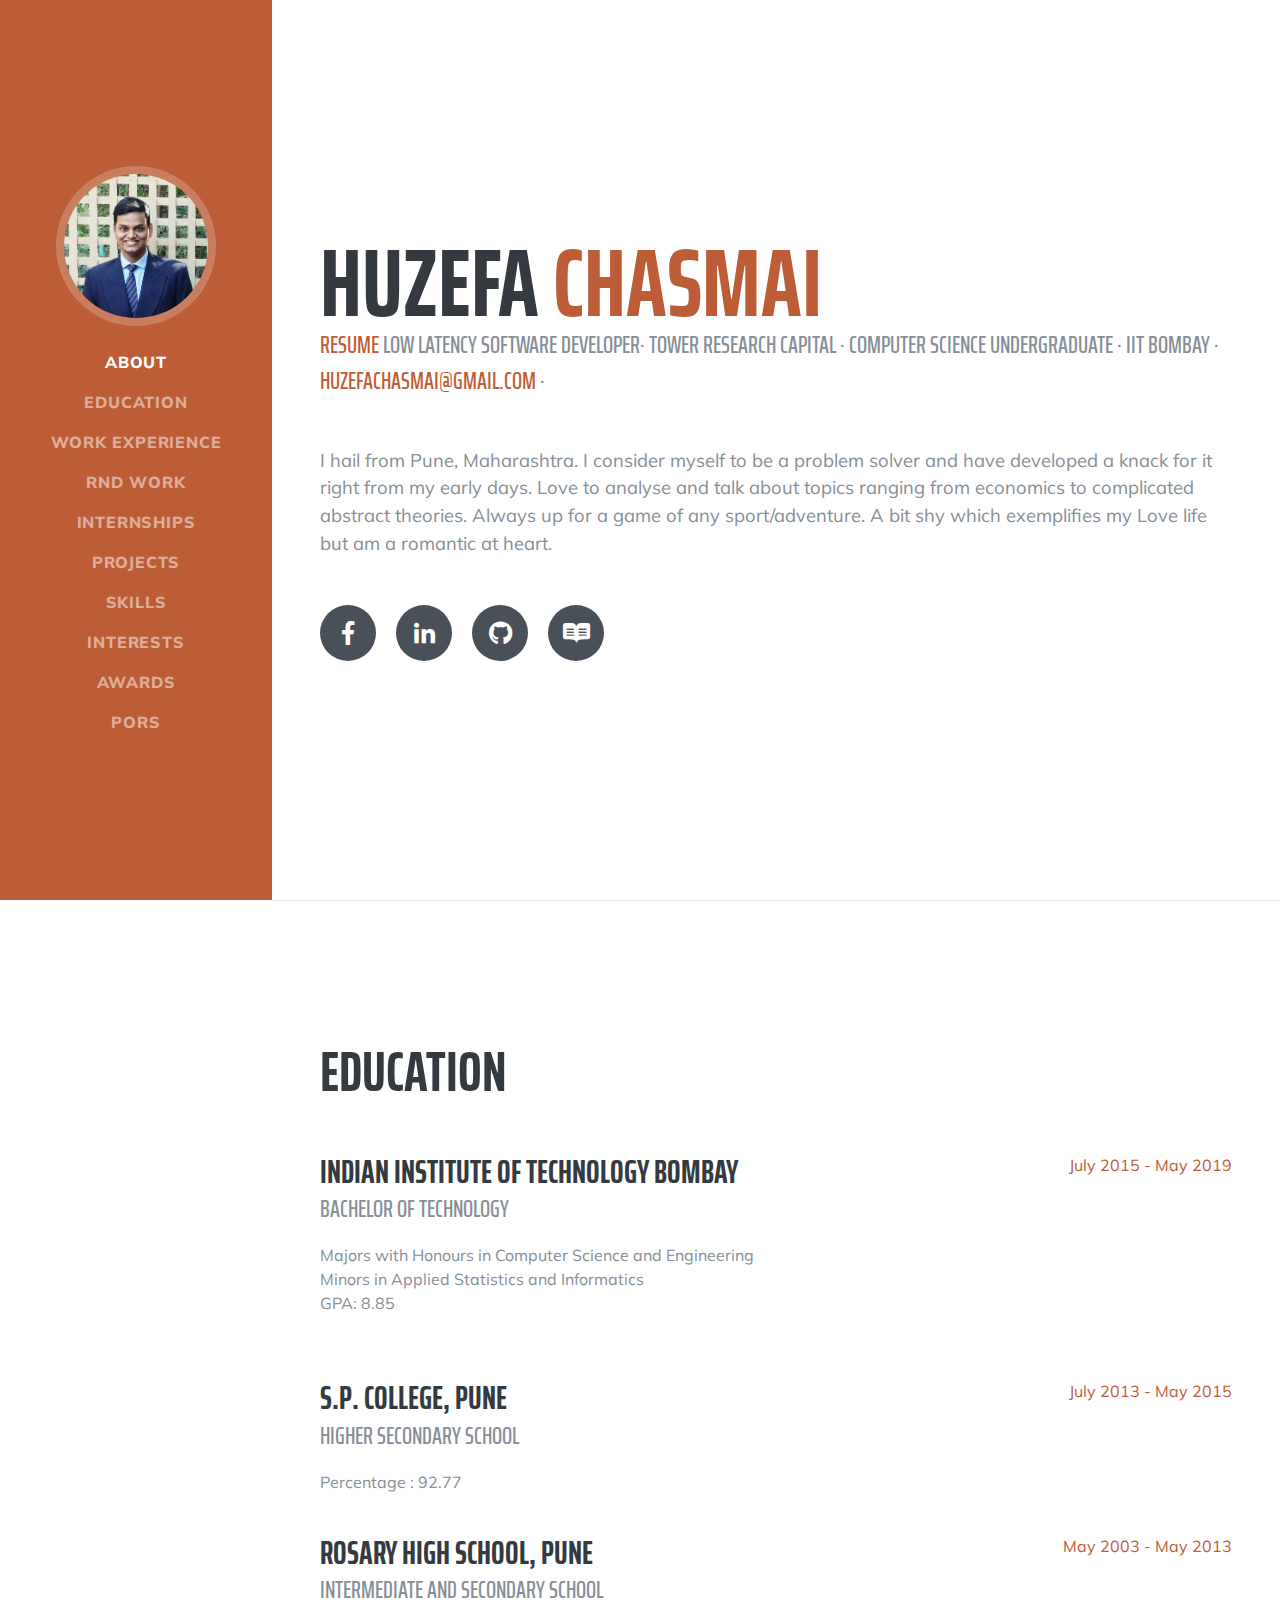
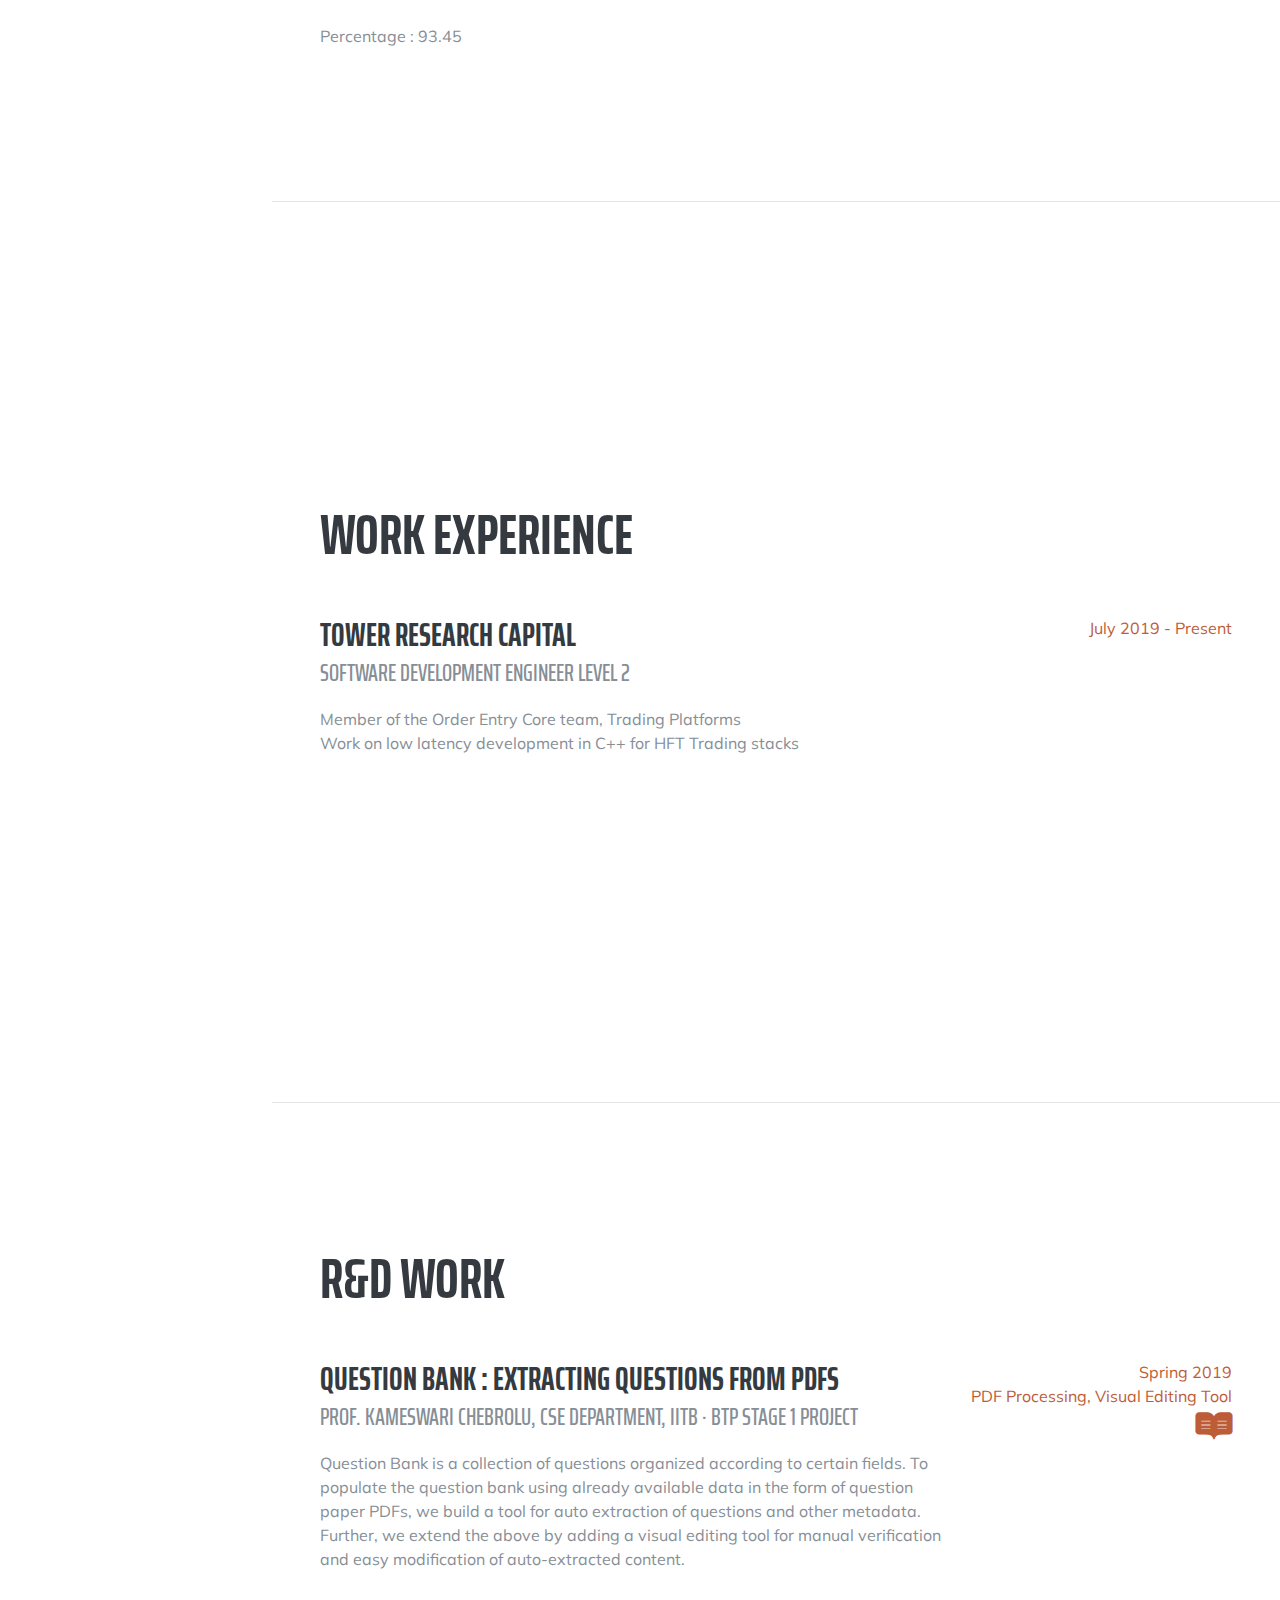
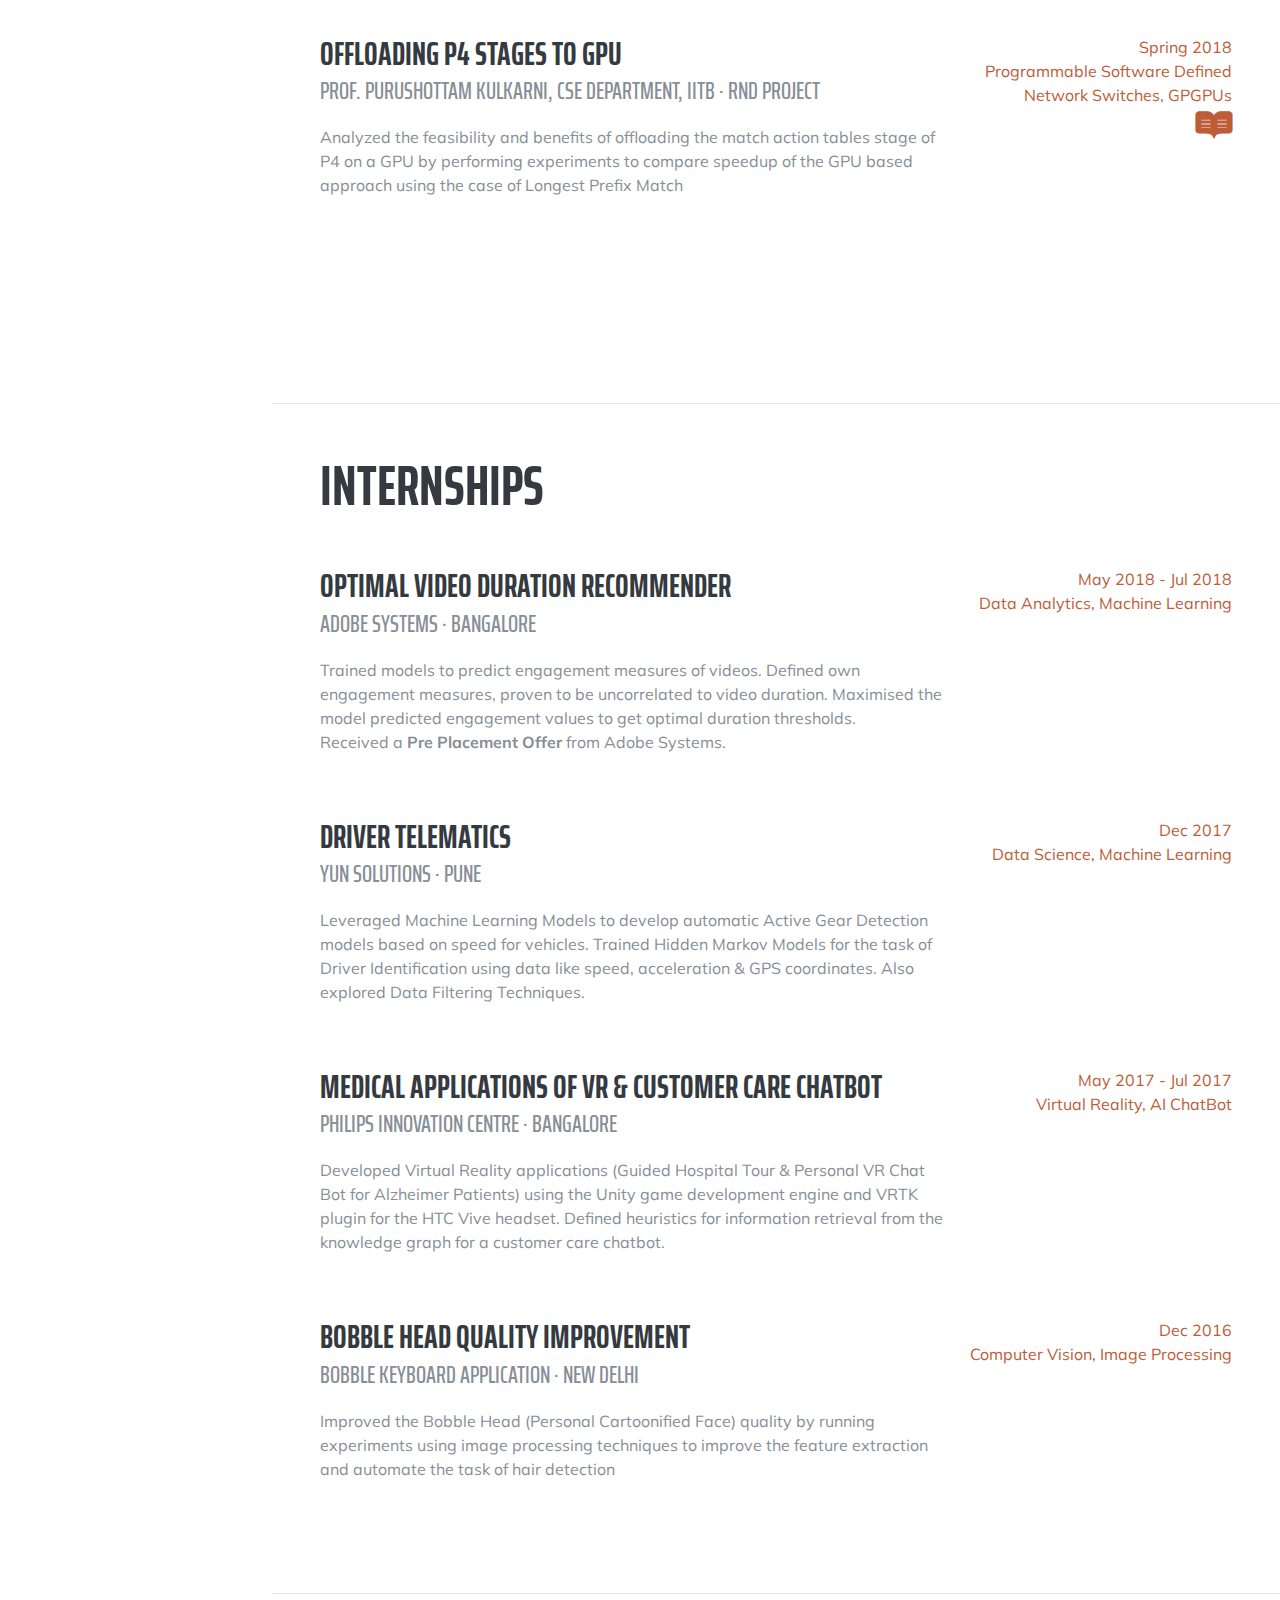
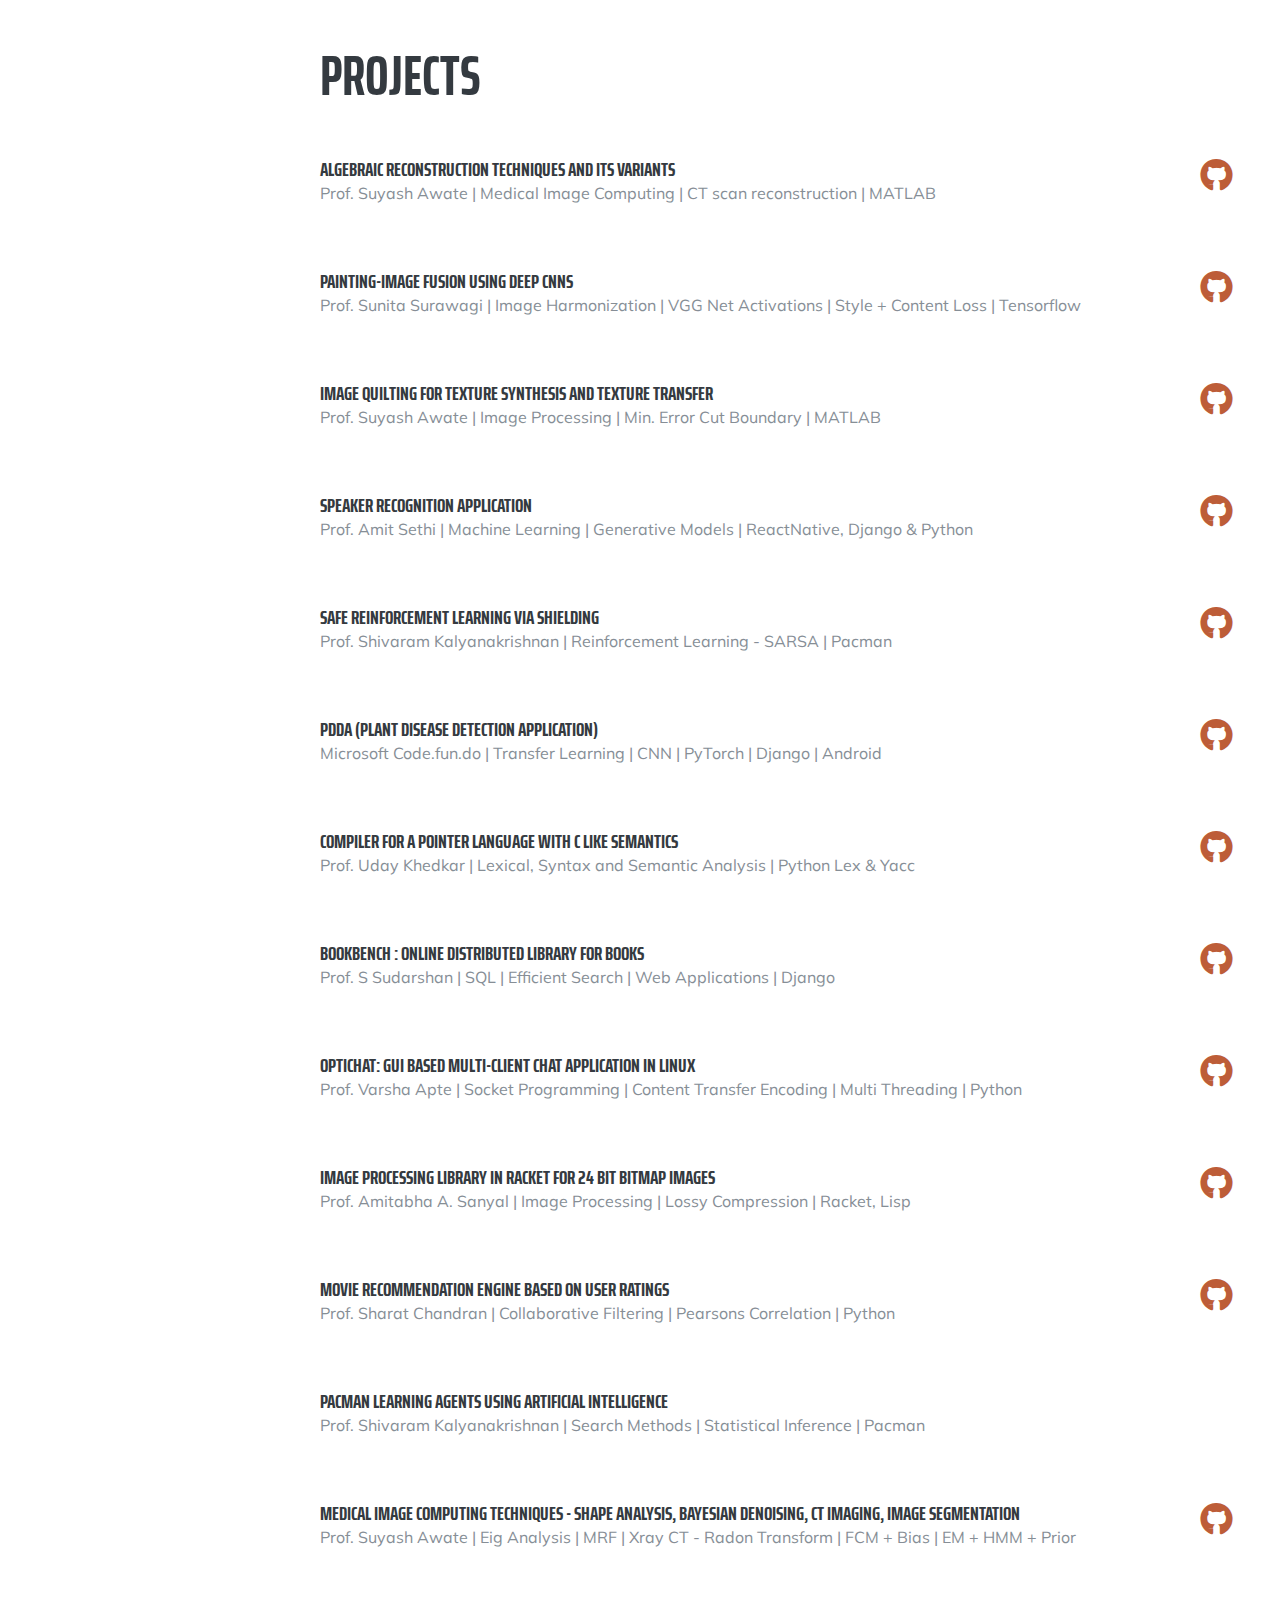
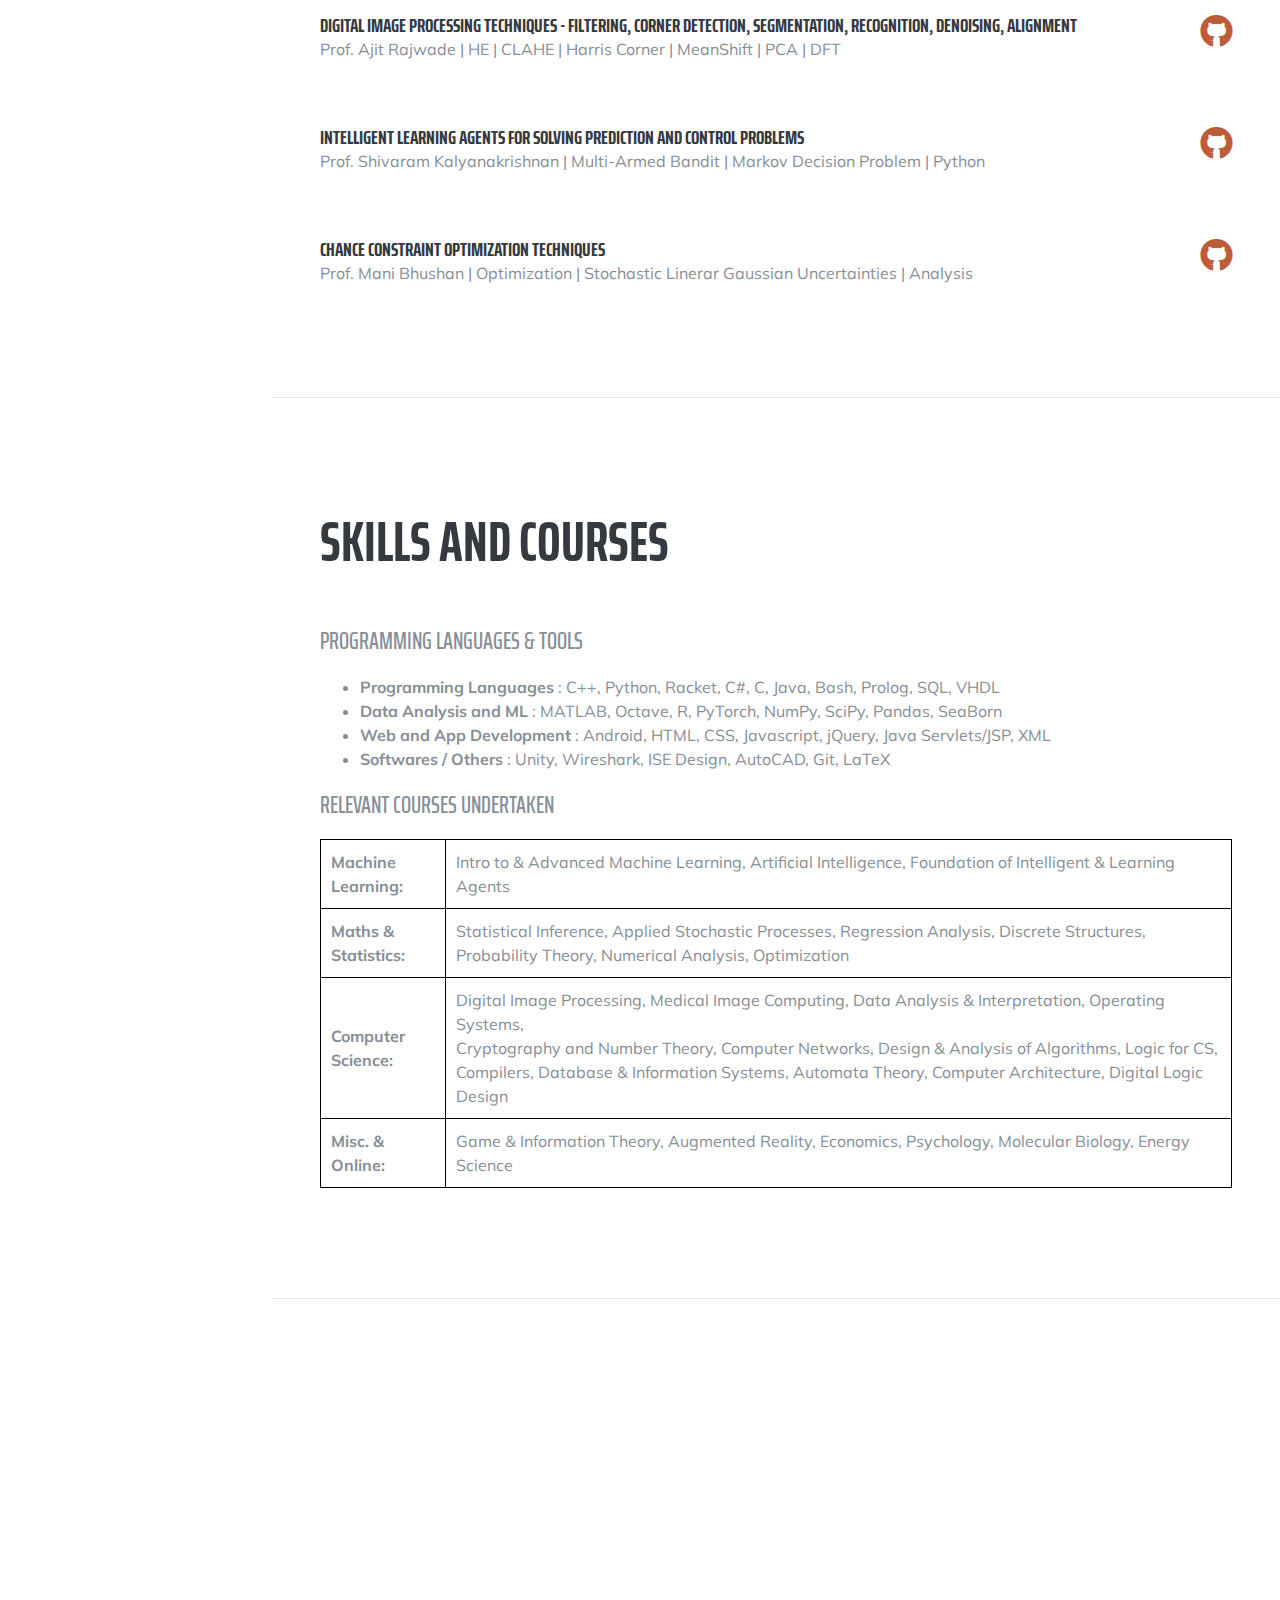
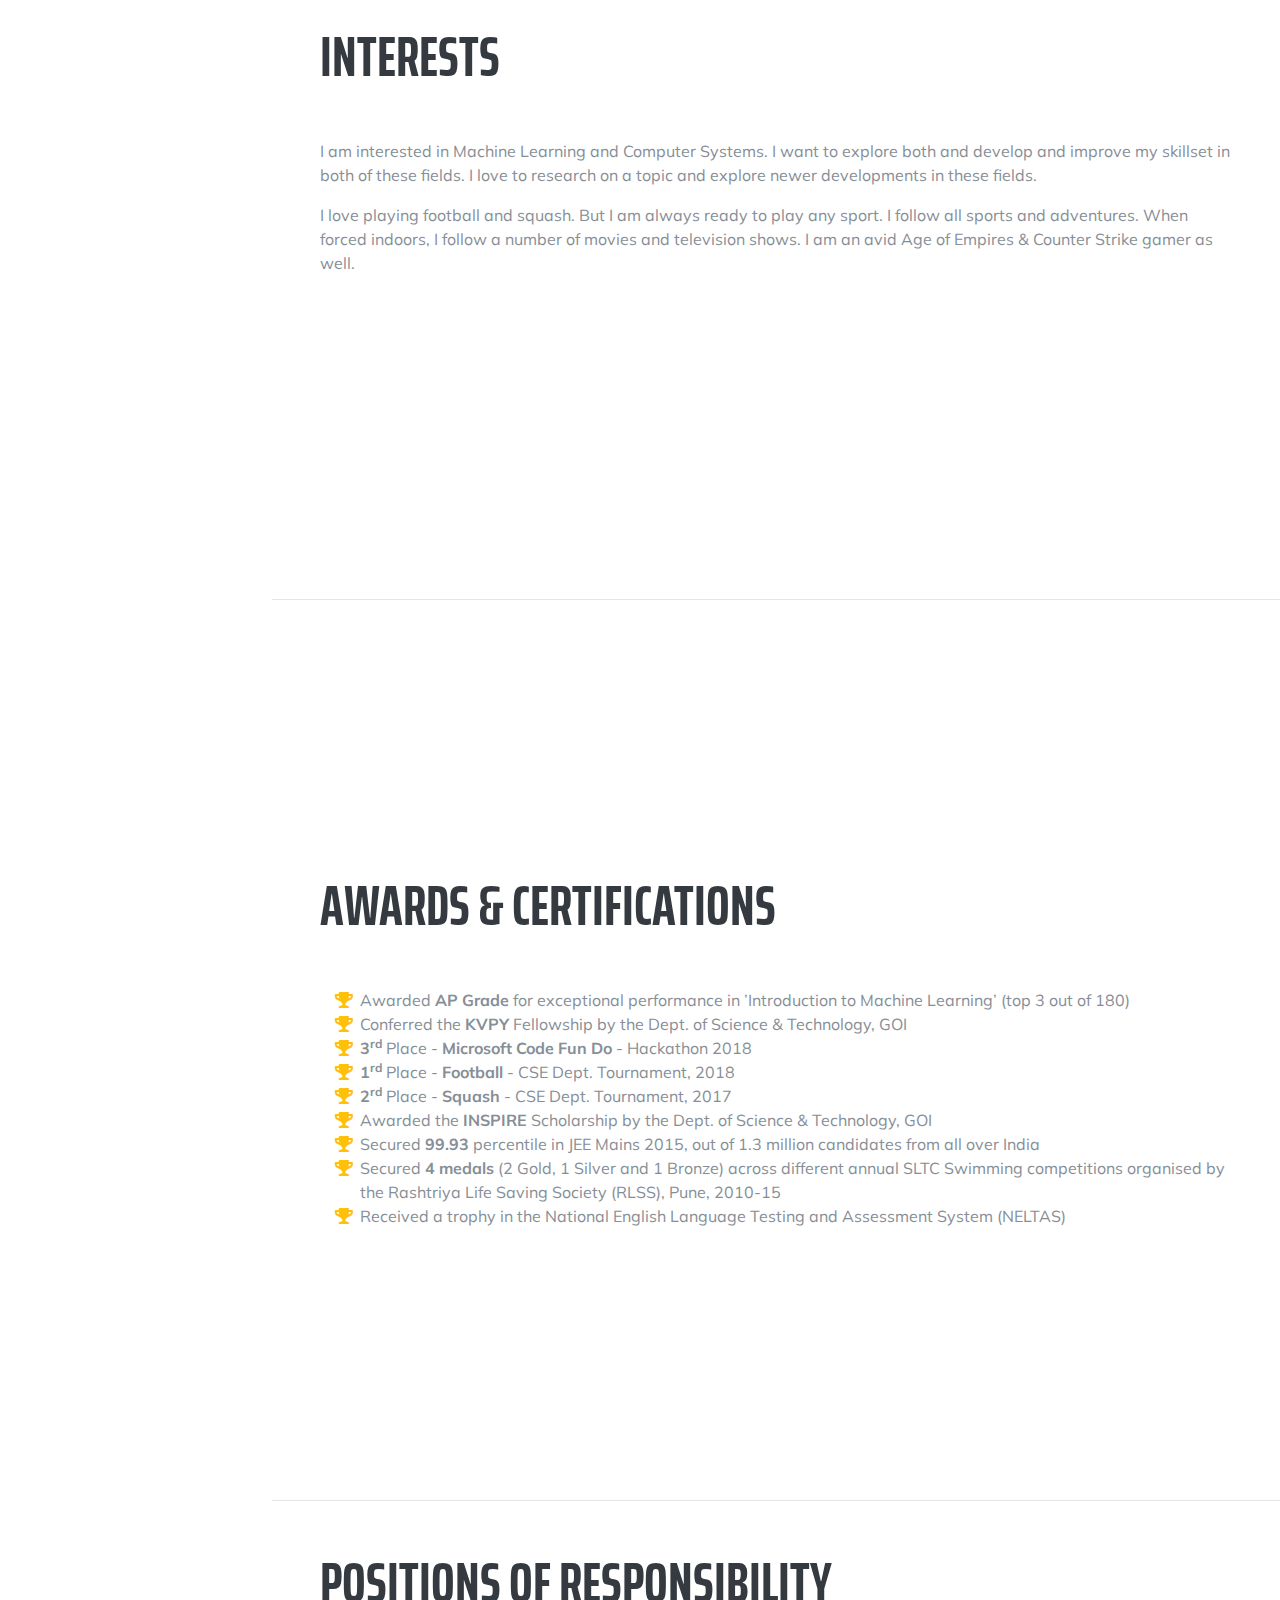
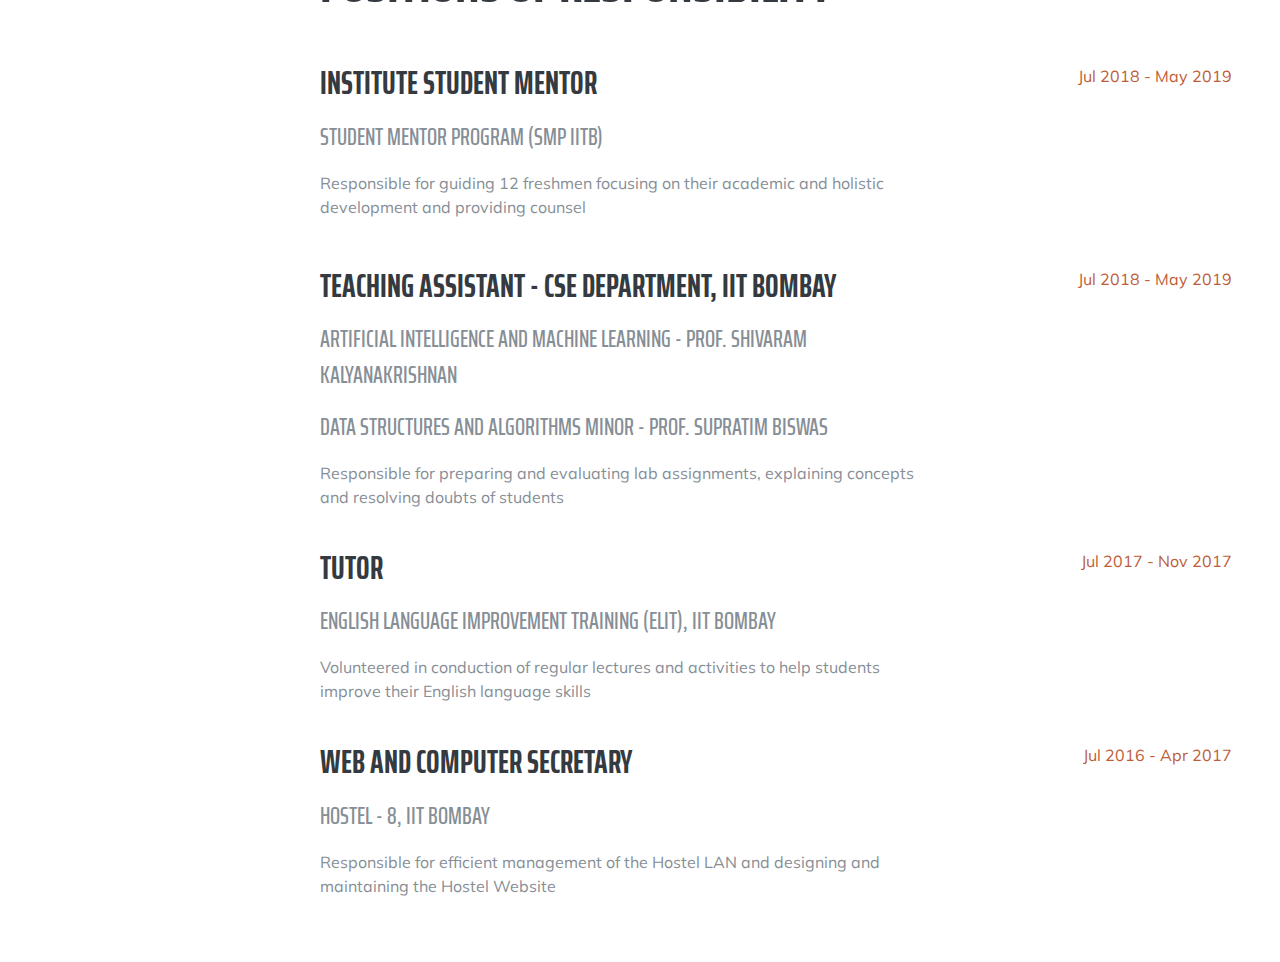
<file: index.html>
<!DOCTYPE html>
<html lang="en">


<!-- Add the keywords as content : Aim for the following as keywords :
  1) Huzefa Chasmai
  2) CSE, IITB
  3) Resume 
 -->
  <head>

    <meta charset="utf-8">
    <meta name="viewport" content="width=device-width, initial-scale=1, shrink-to-fit=no">
    <meta name="description" content="Huzefa Chasmai, CSE, IITB's Home Page containing experiences, projects, awards, positions of responsibilities, education and skills">
    <meta name="author" content="Huzefa Chasmai">
    <meta name="keywords" content="Huzefa Chasmai CSE IITB Computer Science Indian Institute of Technology Bombay Resume Bio About JEE UG Engineering Machine Learning Networks Home Page">

    <title>Huzefa Chasmai Home Page</title>

    <!-- Bootstrap core CSS -->
    <link href="vendor/bootstrap/css/bootstrap.min.css" rel="stylesheet">

    <!-- Custom fonts for this template -->
    <link href="https://fonts.googleapis.com/css?family=Saira+Extra+Condensed:500,700" rel="stylesheet">
    <link href="https://fonts.googleapis.com/css?family=Muli:400,400i,800,800i" rel="stylesheet">
    <link href="vendor/fontawesome-free/css/all.min.css" rel="stylesheet">

    <!-- Custom styles for this template -->
    <link href="css/resume.min.css" rel="stylesheet">
    <link rel="shortcut icon" type="image/png" href="img/favicon.ico"/>

  </head>

  <body id="page-top">

    <nav class="navbar navbar-expand-lg navbar-dark bg-primary fixed-top" id="sideNav">
      <a class="navbar-brand js-scroll-trigger" href="#page-top">
        <span class="d-block d-lg-none">Huzefa Chasmai</span>
        <span class="d-none d-lg-block">
          <img class="img-fluid img-profile rounded-circle mx-auto mb-2" src="img/ProfilePic.jpg" alt="">
        </span>
      </a>
      <button class="navbar-toggler" type="button" data-toggle="collapse" data-target="#navbarSupportedContent" aria-controls="navbarSupportedContent" aria-expanded="false" aria-label="Toggle navigation">
        <span class="navbar-toggler-icon"></span>
      </button>
      <div class="collapse navbar-collapse" id="navbarSupportedContent">
        <ul class="navbar-nav">
          <li class="nav-item">
            <a class="nav-link js-scroll-trigger" href="#about">About</a>
          </li>
          <li class="nav-item">
            <a class="nav-link js-scroll-trigger" href="#education">Education</a>
          </li>
          <li class="nav-item">
            <a class="nav-link js-scroll-trigger" href="#Work Experience">Work Experience</a>
          </li>
          <li class="nav-item">
            <a class="nav-link js-scroll-trigger" href="#rnds">RnD Work</a>
          </li>
          <li class="nav-item">
            <a class="nav-link js-scroll-trigger" href="#internships">Internships</a>
          </li>
          <li class="nav-item">
            <a class="nav-link js-scroll-trigger" href="#projects">Projects</a>
          </li>
          <li class="nav-item">
            <a class="nav-link js-scroll-trigger" href="#skills">Skills</a>
          </li>
          <li class="nav-item">
            <a class="nav-link js-scroll-trigger" href="#interests">Interests</a>
          </li>
          <li class="nav-item">
            <a class="nav-link js-scroll-trigger" href="#awards">Awards</a>
          </li>
          <li class="nav-item">
            <a class="nav-link js-scroll-trigger" href="#pors">PORs</a>
          </li>

        </ul>
      </div>
    </nav>

    <div class="container-fluid p-0">

      <section class="resume-section p-3 p-lg-5 d-flex d-column" id="about">
        <div class="my-auto">
          <h1 class="mb-0">Huzefa
            <span class="text-primary">Chasmai</span>
          </h1>
          <div class="subheading mb-5"> 
            <a href="https://www.cse.iitb.ac.in/~chasmai/resume">Resume</a>
            Low Latency Software Developer· Tower Research Capital · 
            Computer Science Undergraduate · IIT Bombay · 
            <a href="mailto:name@email.com">huzefachasmai@gmail.com</a> · 
            

          </div>
          <p class="lead mb-5">I hail from Pune, Maharashtra. I consider myself to be a problem solver and have developed a knack for it right from my early days. Love to analyse and talk about topics ranging from economics to complicated abstract theories. Always up for a game of any sport/adventure. A bit shy which exemplifies my Love life but am a romantic at heart.</p>
          <div class="social-icons">
            <a href="https://www.facebook.com/huzefa.chasmai">
              <i class="fab fa-facebook-f"></i>
            </a>
            <a href="https://www.linkedin.com/in/huzefa-chasmai-a5b6b8109">
              <i class="fab fa-linkedin-in"></i>
            </a>
            <a href="https://github.com/huzzzz">
              <i class="fab fa-github"></i>
            </a>
            <a href="https://www.cse.iitb.ac.in/~chasmai/resume">
              <i class="fab fa-readme"></i>
            </a>
          </div>
        </div>
      </section>

      <hr class="m-0">

      <section class="resume-section p-3 p-lg-5 d-flex flex-column" id="education">
        <div class="my-auto">
          <h2 class="mb-5">Education</h2>

          <div class="resume-item d-flex flex-column flex-md-row mb-5">
            <div class="resume-content mr-auto">
              <h3 class="mb-0">Indian Institute of Technology Bombay</h3>
              <div class="subheading mb-3">Bachelor of Technology</div>
              <div>Majors with Honours in Computer Science and Engineering</div>
              <div>Minors in Applied Statistics and Informatics</div> 
              <p>GPA: 8.85</p>
            </div>
            <div class="resume-date text-md-right">
              <span class="text-primary">July 2015 - May 2019</span>
            </div>
          </div>

          <div class="resume-item d-flex flex-column flex-md-row">
            <div class="resume-content mr-auto">
              <h3 class="mb-0">S.P. College, Pune</h3>
              <div class="subheading mb-3">Higher Secondary School</div>
              <p>Percentage : 92.77<br><br></p>
            </div>
            <div class="resume-date text-md-right">
              <span class="text-primary">July 2013 - May 2015</span>
            </div>
          </div>

          <div class="resume-item d-flex flex-column flex-md-row">
            <div class="resume-content mr-auto">
              <h3 class="mb-0">Rosary High School, Pune</h3>
              <div class="subheading mb-3">Intermediate and Secondary School</div>
              <p>Percentage : 93.45</p>

            </div>
            <div class="resume-date text-md-right">
              <span class="text-primary">May 2003 - May 2013</span>
            </div>
          </div>

        </div>
      </section>

      <hr class="m-0">
      <section class="resume-section p-3 p-lg-5 d-flex flex-column" id="education">
        <div class="my-auto">
          <h2 class="mb-5">Work Experience</h2>

          <div class="resume-item d-flex flex-column flex-md-row mb-5">
            <div class="resume-content mr-auto">
              <h3 class="mb-0">Tower Research Capital</h3>
              <div class="subheading mb-3">Software Development Engineer Level 2</div>
              <div>Member of the Order Entry Core team, Trading Platforms</div>
              <div>Work on low latency development in C++ for HFT Trading stacks</div>
            </div>
            <div class="resume-date text-md-right">
              <span class="text-primary">July 2019 - Present</span>
            </div>
          </div>
        </div>
      </section>

      <hr class="m-0">

      <section class="resume-section p-1 p-lg-5 d-flex flex-column" id="rnds">
        <div class="my-auto">
          <h2 class="mb-5">R&D Work</h2>

          <div class="resume-item d-flex flex-column flex-md-row mb-5">
            <div class="resume-content mr-auto">
              <h3 class="mb-0">Question Bank : Extracting Questions from PDFs</h3>
              <div class="subheading mb-3"> Prof. Kameswari Chebrolu, CSE Department, IITB · BTP Stage 1 Project</div>
              <p>

                Question Bank is a collection of questions organized according to certain fields. To populate the question bank using already available data in the form of question paper PDFs, we build a tool for auto extraction of questions and other metadata. Further, we extend the above by adding a visual editing tool for manual verification and easy modification of auto-extracted content.

              </p>
            </div>
            <div class="resume-date text-md-right">
              	<span class="text-primary">Spring 2019<br>PDF Processing, Visual Editing Tool <br> 
              		<h3><a href="reports/BTP1_RnD_Report.pdf">
	                <i class="fab fa-readme"></i></a>
          	  	</span>
            </div>
          </div>

          <div class="resume-item d-flex flex-column flex-md-row mb-5">
            <div class="resume-content mr-auto">
              <h3 class="mb-0">Offloading P4 stages to GPU</h3>
              <div class="subheading mb-3"> Prof. Purushottam Kulkarni, CSE Department, IITB · RnD Project</div>
              <p>
              	Analyzed the feasibility and benefits of offloading the match action tables stage of P4 on a GPU by performing experiments to compare speedup of the GPU based approach using the case of Longest Prefix Match
              </p>
            </div>
            <div class="resume-date text-md-right">
              <span class="text-primary">Spring 2018<br>Programmable Software Defined Network Switches, GPGPUs<br> 
          		<h3><a href="reports/RnD-P4GPU.pdf">
                <i class="fab fa-readme"></i></a>
	          </span>
            </div>
          </div>


        </div>
      	
      </section>

      <hr class="m-0">
		
      <section class="resume-section p-3 p-lg-5 d-flex flex-column" id="internships">
        <div class="my-auto">
          <h2 class="mb-5">Internships</h2>

          <div class="resume-item d-flex flex-column flex-md-row mb-5">
            <div class="resume-content mr-auto">
              <h3 class="mb-0">Optimal Video Duration Recommender </h3>
              <div class="subheading mb-3">Adobe Systems · Bangalore</div>
              <p>
                Trained models to predict engagement measures of videos. Defined own engagement measures, proven to be uncorrelated to video duration. Maximised the model predicted engagement values to get optimal duration thresholds. <br> Received a <b>Pre Placement Offer</b> from Adobe Systems.
              </p>
            </div>
            <div class="resume-date text-md-right">
              <span class="text-primary">May 2018 - Jul 2018<br>Data Analytics, Machine Learning</span>
            </div>
          </div>

          <div class="resume-item d-flex flex-column flex-md-row mb-5">
            <div class="resume-content mr-auto">
              <h3 class="mb-0">Driver Telematics </h3>
              <div class="subheading mb-3">Yun Solutions · Pune</div>
              <p>

                Leveraged Machine Learning Models to develop automatic Active Gear Detection models based on speed for vehicles. Trained Hidden Markov Models for the task of Driver Identification using data like speed, acceleration & GPS coordinates. Also explored Data Filtering Techniques.

              </p>
            </div>
            <div class="resume-date text-md-right">
              <span class="text-primary">Dec 2017<br>Data Science, Machine Learning</span>
            </div>
          </div>

          <div class="resume-item d-flex flex-column flex-md-row mb-5">
            <div class="resume-content mr-auto">
              <h3 class="mb-0">Medical Applications of VR & Customer Care Chatbot </h3>
              <div class="subheading mb-3">Philips Innovation Centre · Bangalore</div>
              <p>

                Developed Virtual Reality applications (Guided Hospital Tour & Personal VR Chat Bot for Alzheimer Patients) using the Unity game development engine and VRTK plugin for the HTC Vive headset. Defined heuristics for information retrieval from the knowledge graph for a customer care chatbot.

              </p>
            </div>
            <div class="resume-date text-md-right">
              <span class="text-primary">May 2017 - Jul 2017<br>Virtual Reality, AI ChatBot</span>
            </div>
          </div>

          <div class="resume-item d-flex flex-column flex-md-row mb-5">
            <div class="resume-content mr-auto">
              <h3 class="mb-0">Bobble Head Quality Improvement</h3>
              <div class="subheading mb-3">Bobble Keyboard Application · New Delhi</div>
              <p>

                Improved the Bobble Head (Personal Cartoonified Face) quality by running experiments using image processing techniques to improve the feature extraction and automate the task of hair detection

              </p>
            </div>
            <div class="resume-date text-md-right">
              <span class="text-primary">Dec 2016<br>Computer Vision, Image Processing</span>
            </div>
          </div>

        </div>

      </section>

      <hr class="m-0">

      <section class="resume-section p-1 p-lg-5 d-flex flex-column" id="projects">
        <div class="my-auto">
          <h2 class="mb-5">Projects</h2>

          <div class="resume-item d-flex flex-column flex-md-row mb-5">
            <div class="resume-content mr-auto">
              <h5 class="mb-0">Algebraic Reconstruction Techniques and its Variants</h5>
              <p>Prof. Suyash Awate | Medical Image Computing | CT scan reconstruction | MATLAB</p>
            </div>
            <div class="text-md-right">
              <h3><a href="https://github.com/huzzzz/Algebraic-Reconstruction-Technique---MIC">
                <i class="fab fa-github"></i>
              </a>
            </h3>
            </div>
          </div>

          <div class="resume-item d-flex flex-column flex-md-row mb-5">
            <div class="resume-content mr-auto">
              <h5 class="mb-0">Painting-Image Fusion using Deep CNNs</h5>
              <p>Prof. Sunita Surawagi | Image Harmonization | VGG Net Activations | Style + Content Loss |  Tensorflow</p>
            </div>
            <div class="text-md-right">
              <h3><a href="https://github.com/huzzzz/Advanced-Machine-Learning-Course-Project">
                <i class="fab fa-github"></i>
              </a>
            </h3>
            </div>
          </div>

          <div class="resume-item d-flex flex-column flex-md-row mb-5">
            <div class="resume-content mr-auto">
              <h5 class="mb-0">Image Quilting for Texture Synthesis and Texture Transfer</h5>
              <p>Prof. Suyash Awate | Image Processing | Min. Error Cut Boundary | MATLAB</p>
            </div>
            <div class="text-md-right">
              <h3><a href="https://github.com/huzzzz/Image-Quilting-and-Texture-Synthesis">
                <i class="fab fa-github"></i>
              </a>
            </h3>
            </div>
          </div>

          <div class="resume-item d-flex flex-column flex-md-row mb-5">
            <div class="resume-content mr-auto">
              <h5 class="mb-0">Speaker Recognition Application</h5>
              <p>Prof. Amit Sethi | Machine Learning | Generative Models | ReactNative, Django & Python</p>
            </div>
            <div class="text-md-right">
              <h3><a href="https://github.com/huzzzz/Speaker-Recognition-EE-769-Project">
                <i class="fab fa-github"></i>
              </a>
            </h3>
            </div>
          </div>


          <div class="resume-item d-flex flex-column flex-md-row mb-5">
            <div class="resume-content mr-auto">
              <h5 class="mb-0">Safe Reinforcement Learning via Shielding</h5>
              <p>Prof. Shivaram Kalyanakrishnan | Reinforcement Learning - SARSA | Pacman </p>
            </div>
            <div class="text-md-right">
              <h3><a href="https://github.com/huzzzz/Safe-RL-Pacman">
                <i class="fab fa-github"></i>
              </a>
            </h3>
            </div>
          </div>
          
          <div class="resume-item d-flex flex-column flex-md-row mb-5">
            <div class="resume-content mr-auto">
              <h5 class="mb-0">PDDA (Plant Disease Detection Application)</h5>
              <p>Microsoft Code.fun.do | Transfer Learning | CNN | PyTorch | Django | Android</p>
            </div>
            <div class="text-md-right">
              <h3><a href="https://github.com/rohitrango/Crop-Disease-Detection">
                <i class="fab fa-github"></i>
              </a>
            </h3>
            </div>
          </div>

          <div class="resume-item d-flex flex-column flex-md-row mb-5">
            <div class="resume-content mr-auto">
              <h5 class="mb-0">Compiler for a pointer language with C like semantics</h5>
              <p>Prof. Uday Khedkar | Lexical, Syntax and Semantic Analysis | Python Lex & Yacc</p>
            </div>
            <div class="text-md-right">
              <h3><a href="https://github.com/huzzzz/C-Like-Lang-Compiler">
                <i class="fab fa-github"></i>
              </a>
            </h3>
            </div>
          </div>

          <div class="resume-item d-flex flex-column flex-md-row mb-5">
            <div class="resume-content mr-auto">
              <h5 class="mb-0">BookBench : Online Distributed Library for Books</h5>
              <p>Prof. S Sudarshan | SQL | Efficient Search | Web Applications | Django</p>
            </div>
            <div class="text-md-right">
              <h3><a href="https://github.com/huzzzz/BookBench">
                <i class="fab fa-github"></i>
              </a>
            </h3>
            </div>
          </div>

          <div class="resume-item d-flex flex-column flex-md-row mb-5">
            <div class="resume-content mr-auto">
              <h5 class="mb-0">OptiChat: GUI based multi-client Chat Application in Linux</h5>
              <p>Prof. Varsha Apte | Socket Programming | Content Transfer Encoding | Multi Threading | Python</p>
            </div>
          
            <div class="text-md-right">
              <h3><a href="https://github.com/huzzzz/OptiChat">
                <i class="fab fa-github"></i>
              </a>
            </h3>
            </div>
          
          </div>

          <div class="resume-item d-flex flex-column flex-md-row mb-5">
            <div class="resume-content mr-auto">
              <h5 class="mb-0">Image Processing Library in Racket for 24 bit BITMAP images</h5>
              <p>Prof. Amitabha A. Sanyal | Image Processing | Lossy Compression | Racket, Lisp</p>
            </div>
            <div class="text-md-right">
              <h3><a href="https://github.com/huzzzz/CS-154-Project">
                <i class="fab fa-github"></i>
              </a>
            </h3>
            </div>
          </div>

          <div class="resume-item d-flex flex-column flex-md-row mb-5">
            <div class="resume-content mr-auto">
              <h5 class="mb-0">Movie Recommendation engine based on user ratings</h5>
              <p>Prof. Sharat Chandran | Collaborative Filtering | Pearsons Correlation | Python</p>
            </div>

            <div class="text-md-right">
              <h3><a href="https://github.com/huzzzz/movie-review">
                <i class="fab fa-github"></i>
              </a>
            </h3>
            </div>
          
          </div>
          
          <div class="resume-item d-flex flex-column flex-md-row mb-5">
            <div class="resume-content mr-auto">
              <h5 class="mb-0">Pacman Learning Agents using Artificial Intelligence</h5>
              <p>Prof. Shivaram Kalyanakrishnan | Search Methods | Statistical Inference | Pacman </p>
            </div>
          
          <!--   <div class="text-md-right">
              <h3><a href="https://github.com/huzzzz/Speaker-Recognition-EE-769-Project">
                <i class="fab fa-github"></i>
              </a>
            </h3>
            </div>
           -->
          </div>
		
		<div class="resume-item d-flex flex-column flex-md-row mb-5">
            <div class="resume-content mr-auto">
              <h5 class="mb-0">Medical Image Computing Techniques - Shape Analysis, Bayesian Denoising, CT Imaging, Image Segmentation </h5>
              <p>Prof. Suyash Awate | Eig Analysis | MRF | Xray CT - Radon Transform | FCM + Bias | EM + HMM + Prior </p>
            </div>
          
            <div class="text-md-right">
              <h3><a href="https://github.com/Samar97/Medical-Image-Computing-CS-736">
                <i class="fab fa-github"></i>
              </a>
            </h3>
            </div>
          
      	</div>

        <div class="resume-item d-flex flex-column flex-md-row mb-5">
            <div class="resume-content mr-auto">
              <h5 class="mb-0">Digital Image Processing Techniques - Filtering, Corner Detection, Segmentation, Recognition, Denoising, Alignment </h5>
              <p>Prof. Ajit Rajwade | HE | CLAHE | Harris Corner | MeanShift | PCA | DFT </p>
            </div>
          
            <div class="text-md-right">
              <h3><a href="https://github.com/huzzzz/DIP-Assignment-CS-663">
                <i class="fab fa-github"></i>
              </a>
            </h3>
            </div>
          
      	</div>

        <div class="resume-item d-flex flex-column flex-md-row mb-5">
            <div class="resume-content mr-auto">
              <h5 class="mb-0">Intelligent Learning Agents for solving Prediction and Control Problems</h5>
              <p>Prof. Shivaram Kalyanakrishnan | Multi-Armed Bandit | Markov Decision Problem | Python </p>
            </div>
          
            <div class="text-md-right">
              <h3><a href="https://github.com/huzzzz/IntelligentLearningAgents">
                <i class="fab fa-github"></i>
              </a>
            </h3>
            </div>
          
      	</div>

	    <div class="resume-item d-flex flex-column flex-md-row mb-5">
            <div class="resume-content mr-auto">
              <h5 class="mb-0">Chance Constraint Optimization Techniques</h5>
              <p>Prof. Mani Bhushan | Optimization | Stochastic Linerar Gaussian Uncertainties | Analysis </p>
            </div>
          
            <div class="text-md-right">
              <h3><a href="https://github.com/huzzzz/Chance-Constraint-Optimization-Analysis">
                <i class="fab fa-github"></i>
              </a>
            </h3>
            </div>
          
      	</div>

         <!-- ToDO 2) MIC assignments -->
      </section>

      <hr class="m-0">

      <section class="resume-section p-3 p-lg-5 d-flex flex-column" id="skills">
        <div class="my-auto">
          <h2 class="mb-5">Skills and Courses</h2>

          <div class="subheading mb-3">Programming Languages &amp; Tools</div>  
          <ul>
            <li> <b>Programming Languages</b> : C++, Python, Racket, C#, C, Java, Bash, Prolog, SQL, VHDL  
            <li> <b>Data Analysis and ML</b> : MATLAB, Octave, R, PyTorch, NumPy, SciPy, Pandas, SeaBorn
            <li> <b>Web and App Development</b> : Android, HTML, CSS, Javascript, jQuery, Java Servlets/JSP, XML
            <li> <b>Softwares / Others</b> : Unity, Wireshark, ISE Design, AutoCAD, Git, LaTeX 
          </ul>

          <style type="text/css">
            table, tr, td{
              border : 0.1px  solid black;
              border-collapse: collapse;
              border-spacing: 10px;
            }
            th, td {
              padding: 10px;
            }
          </style>

          <div class="subheading mb-3">Relevant Courses Undertaken</div>
          <table>
            <tr>
              <td> <b>Machine Learning: </b></td><td>Intro to & Advanced Machine Learning, Artificial Intelligence, Foundation of Intelligent & Learning Agents</td>
            </tr>
            <tr>
              <td> <b> Maths & Statistics: </b> </td><td>Statistical Inference, Applied Stochastic Processes, Regression Analysis, Discrete Structures,<br> Probability Theory, Numerical Analysis, Optimization</td> 
            </tr>
            <tr>
              <td> <b>Computer Science:</b> </td><td> Digital Image Processing, Medical Image Computing, Data Analysis & Interpretation, Operating Systems,<br> Cryptography and Number Theory, Computer Networks, Design & Analysis of Algorithms, Logic for CS, Compilers, Database & Information Systems, Automata Theory, Computer Architecture, Digital Logic Design</td> 
            </tr>
            <tr>
              <td> <b>Misc. & Online:</b> </td><td>Game & Information Theory, Augmented Reality, Economics, Psychology, Molecular Biology, Energy Science</td>
            </tr>
          </table>
        </div>

      </section>

      <hr class="m-0">

      <section class="resume-section p-3 p-lg-5 d-flex flex-column" id="interests">
        <div class="my-auto">
          <h2 class="mb-5">Interests</h2>
          <p>I am interested in Machine Learning and Computer Systems. I want to explore both and develop and improve my skillset in both of these fields. I love to research on a topic and explore newer developments in these fields.</p>
          <p class="mb-0">I love playing football and squash. But I am always ready to play any sport. I follow all sports and adventures. When forced indoors, I follow a number of movies and television shows. I am an avid Age of Empires & Counter Strike gamer as well.</p>
        </div>
      </section>

      <hr class="m-0">

      <section class="resume-section p-3 p-lg-5 d-flex flex-column" id="awards">
        <div class="my-auto">
          <h2 class="mb-5">Awards &amp; Certifications</h2>
          <ul class="fa-ul mb-0">
            <li>
              <i class="fa-li fa fa-trophy text-warning"></i>
              Awarded <b>AP Grade</b> for exceptional performance in ’Introduction to Machine Learning’ (top 3 out of 180)</li>
            <li>
              <i class="fa-li fa fa-trophy text-warning"></i>
              Conferred the <b>KVPY</b> Fellowship by the Dept. of Science & Technology, GOI</li>
            <li>
              <i class="fa-li fa fa-trophy text-warning"></i>
              <b>3<sup>rd</sup></b>
              Place - <b>Microsoft Code Fun Do</b> - Hackathon 2018</li>
            <li>
              <i class="fa-li fa fa-trophy text-warning"></i>
              <b>1<sup>rd</sup></b>
              Place - <b>Football</b> - CSE Dept. Tournament, 2018</li>
            <li>
              <i class="fa-li fa fa-trophy text-warning"></i>
              <b>2<sup>rd</sup></b>
              Place - <b>Squash</b> - CSE Dept. Tournament, 2017</li>
            <li>
              <i class="fa-li fa fa-trophy text-warning"></i>
              Awarded the <b>INSPIRE</b> Scholarship by the Dept. of Science & Technology, GOI</li>
            <li>
              <i class="fa-li fa fa-trophy text-warning"></i>
              Secured <b>99.93</b> percentile in JEE Mains 2015, out of 1.3 million candidates from all over India</li>
            <li>
              <i class="fa-li fa fa-trophy text-warning"></i>
              Secured <b>4 medals</b> (2 Gold, 1 Silver and 1 Bronze) across different annual SLTC Swimming competitions organised by the Rashtriya Life Saving Society (RLSS), Pune, 2010-15</li>
            <li>
              <i class="fa-li fa fa-trophy text-warning"></i>
              Received a trophy in the National English Language Testing and Assessment System (NELTAS) </li>
             
          </ul>
        </div>
      </section>

      <hr class="m-0">

      <section class="resume-section p-3 p-lg-5 d-flex flex-column" id="pors">
        <div class="my-auto">
          <h2 class="mb-5">Positions of Responsibility</h2>
          <div class="resume-item d-flex flex-column flex-md-row mb-5">
            <div class="resume-content mr-auto">
              <h3 class="mb-3">Institute Student Mentor</h3>
              <div class="subheading mb-3">Student Mentor Program (SMP IITB)</div>
              <div>Responsible for guiding 12 freshmen focusing on their academic and holistic development and providing counsel</div>
            </div>
            <div class="resume-date text-md-right">
              <span class="text-primary">Jul 2018 - May 2019</span>
            </div>
          </div>

          <div class="resume-item d-flex flex-column flex-md-row">
            <div class="resume-content mr-auto">
              <h3 class="mb-3">Teaching Assistant - CSE Department, IIT Bombay</h3>
              <div class="subheading mb-3">Artificial Intelligence and Machine Learning - Prof. Shivaram Kalyanakrishnan</div>
              <div class="subheading mb-3">Data Structures and Algorithms Minor - Prof. Supratim Biswas</div>
              <p>Responsible for preparing and evaluating lab assignments, explaining concepts and resolving doubts of students<br><br></p>
            </div>
            <div class="resume-date text-md-right">
              <span class="text-primary">Jul 2018 - May 2019</span>
            </div>
          </div>

          <div class="resume-item d-flex flex-column flex-md-row">
            <div class="resume-content mr-auto">
              <h3 class="mb-3">Tutor</h3>
              <div class="subheading mb-3">English Language Improvement Training (ELIT), IIT Bombay</div>
              <p>Volunteered in conduction of regular lectures and activities to help students improve their English language skills<br><br></p>
            </div>
            <div class="resume-date text-md-right">
              <span class="text-primary">Jul 2017 - Nov 2017</span>
            </div>
          </div>

          <div class="resume-item d-flex flex-column flex-md-row">
            <div class="resume-content mr-auto">
              <h3 class="mb-3">Web and Computer Secretary </h3>
              <div class="subheading mb-3">Hostel - 8, IIT Bombay</div>
              <p>Responsible for efficient management of the Hostel LAN and designing and maintaining the Hostel Website</p>
            </div>
            <div class="resume-date text-md-right">
              <span class="text-primary">Jul 2016 - Apr 2017</span>
            </div>
          </div>
        </div>
      </section>


    </div>

    <!-- Bootstrap core JavaScript -->
    <script src="vendor/jquery/jquery.min.js"></script>
    <script src="vendor/bootstrap/js/bootstrap.bundle.min.js"></script>

    <!-- Plugin JavaScript -->
    <script src="vendor/jquery-easing/jquery.easing.min.js"></script>

    <!-- Custom scripts for this template -->
    <script src="js/resume.min.js"></script>

  </body>

</html>
</file>
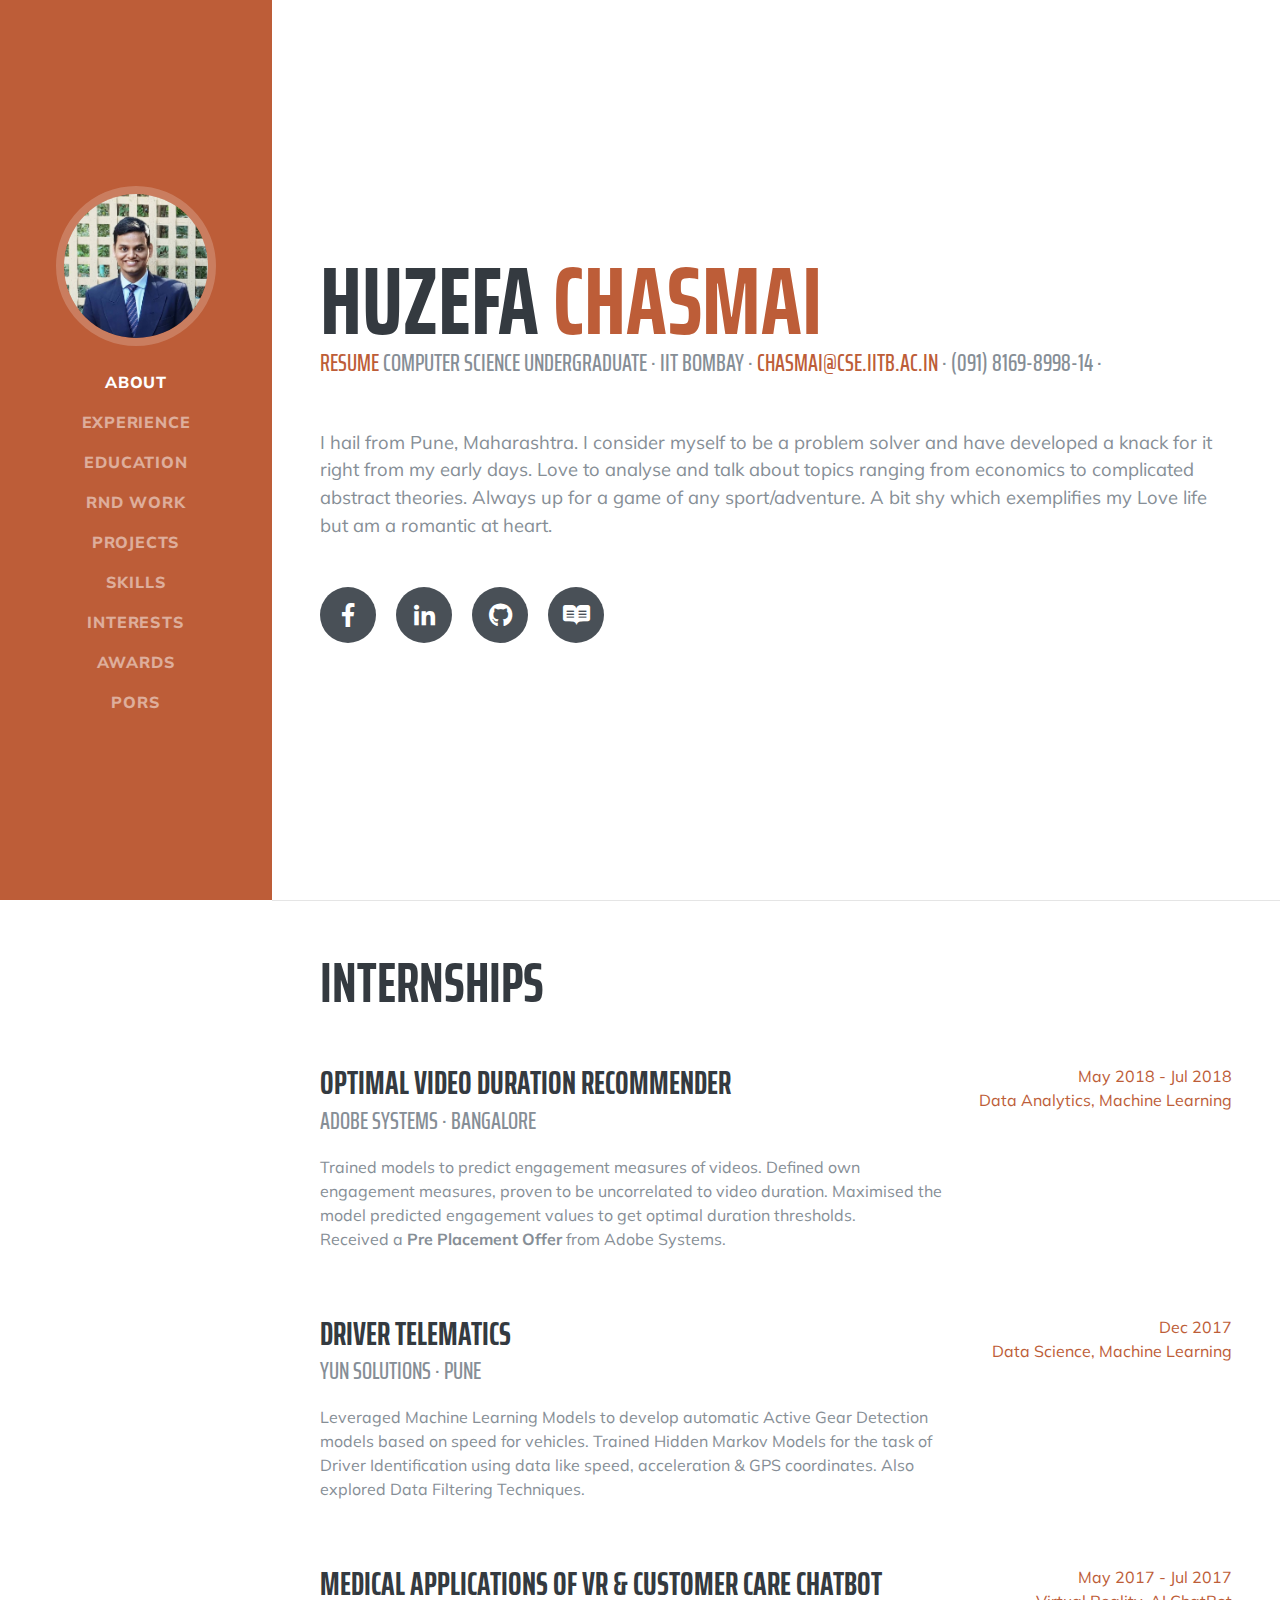
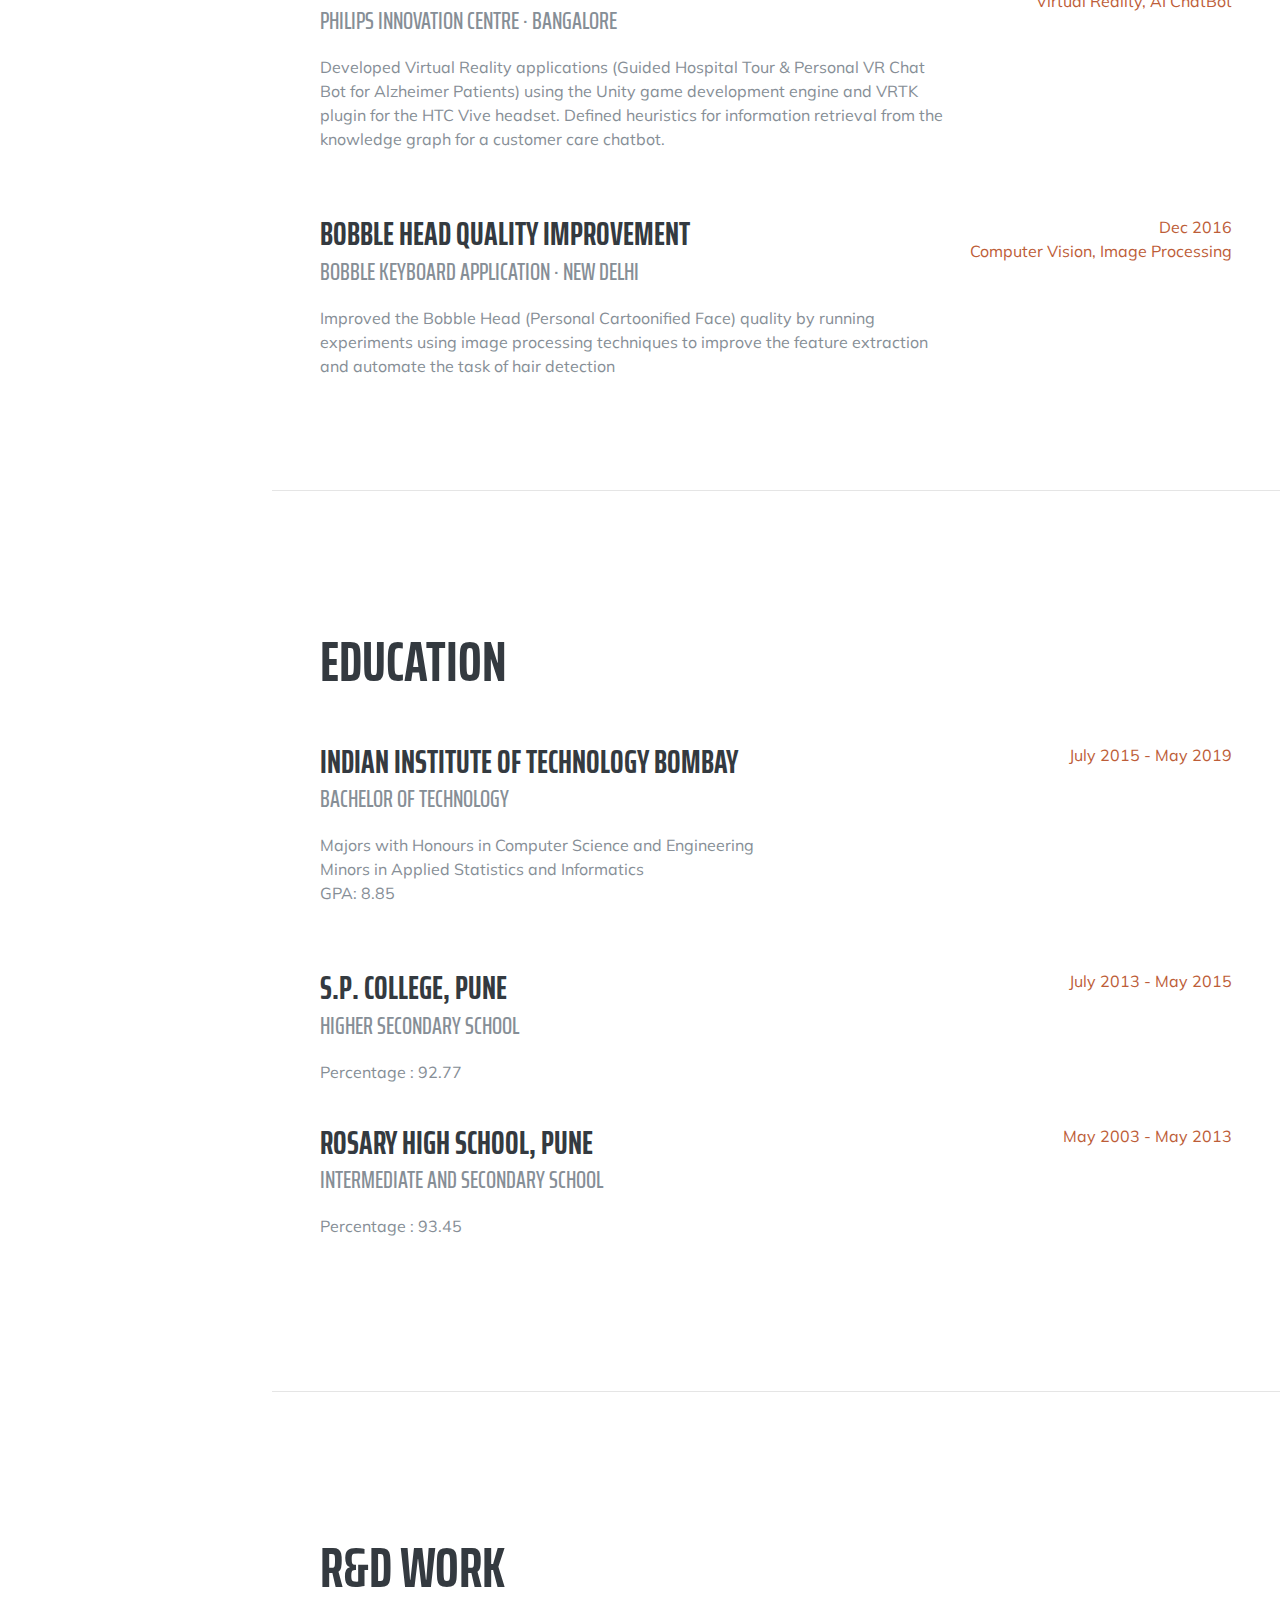
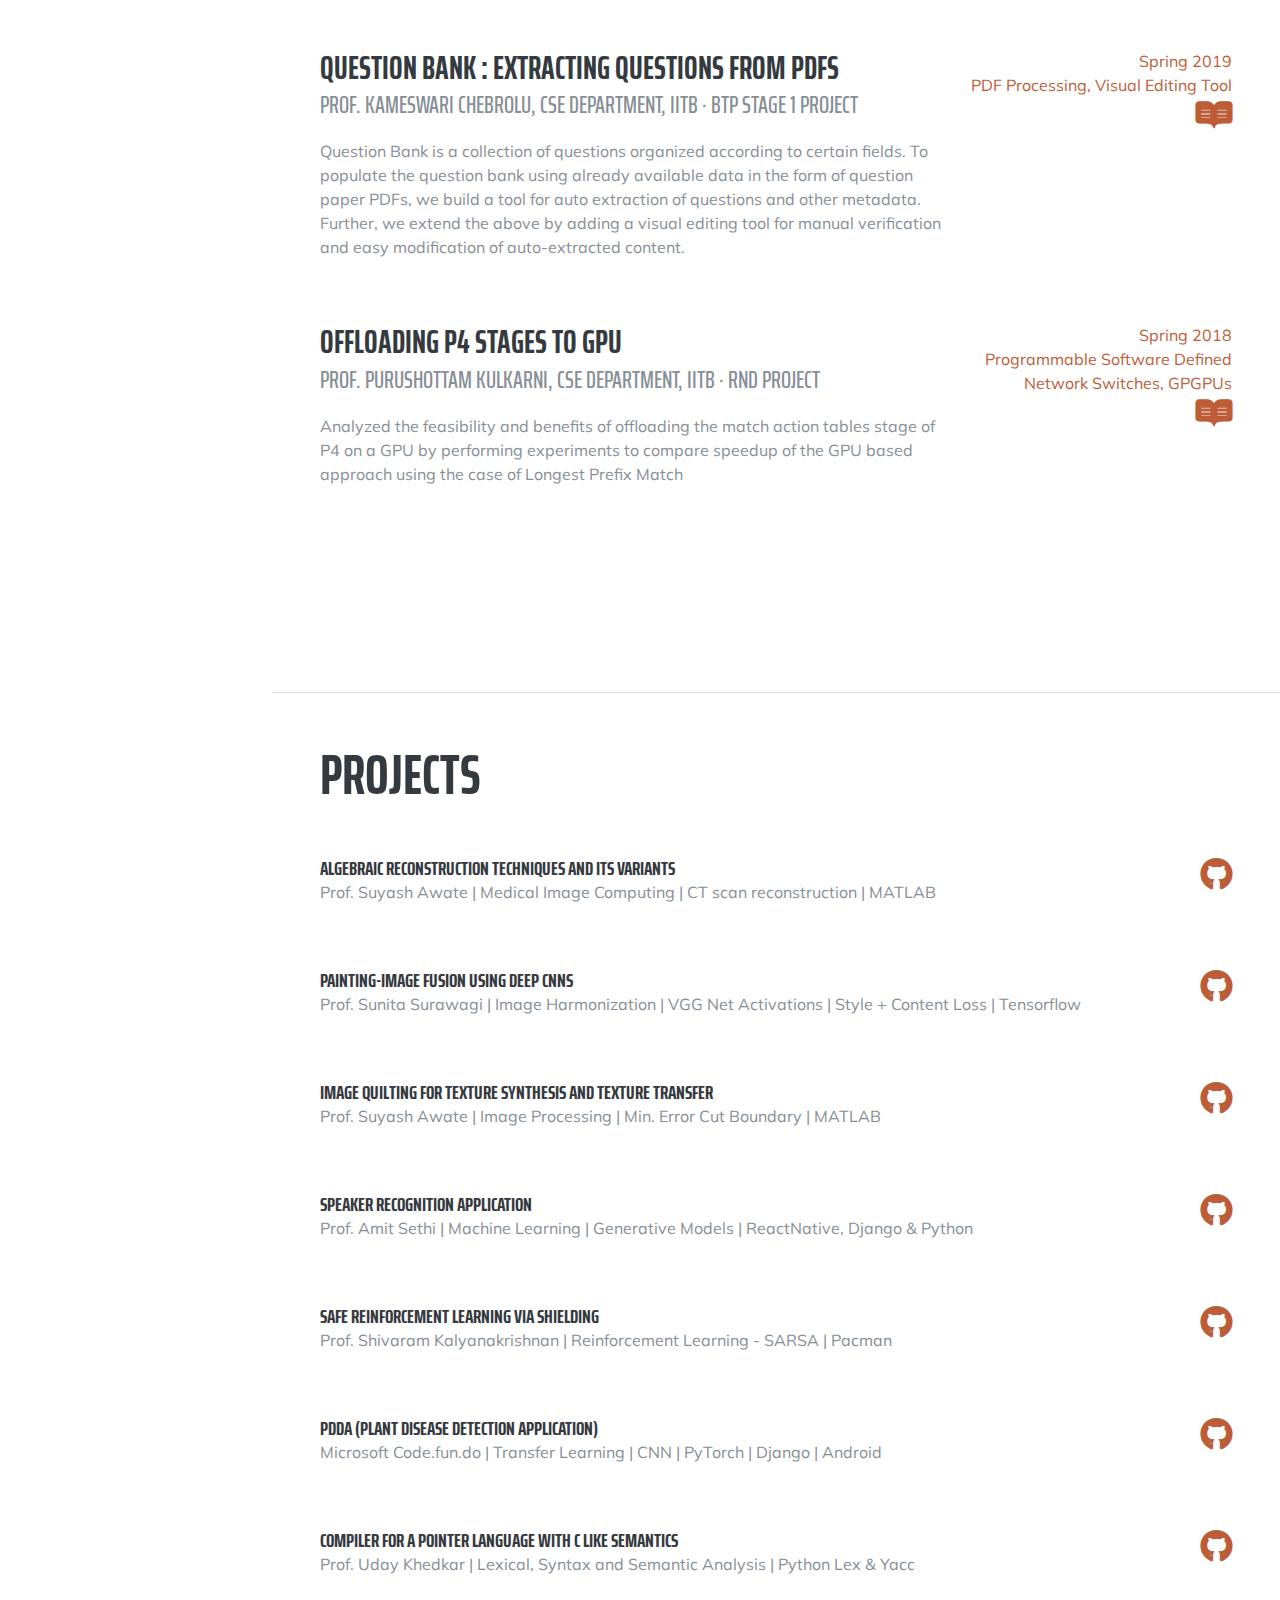
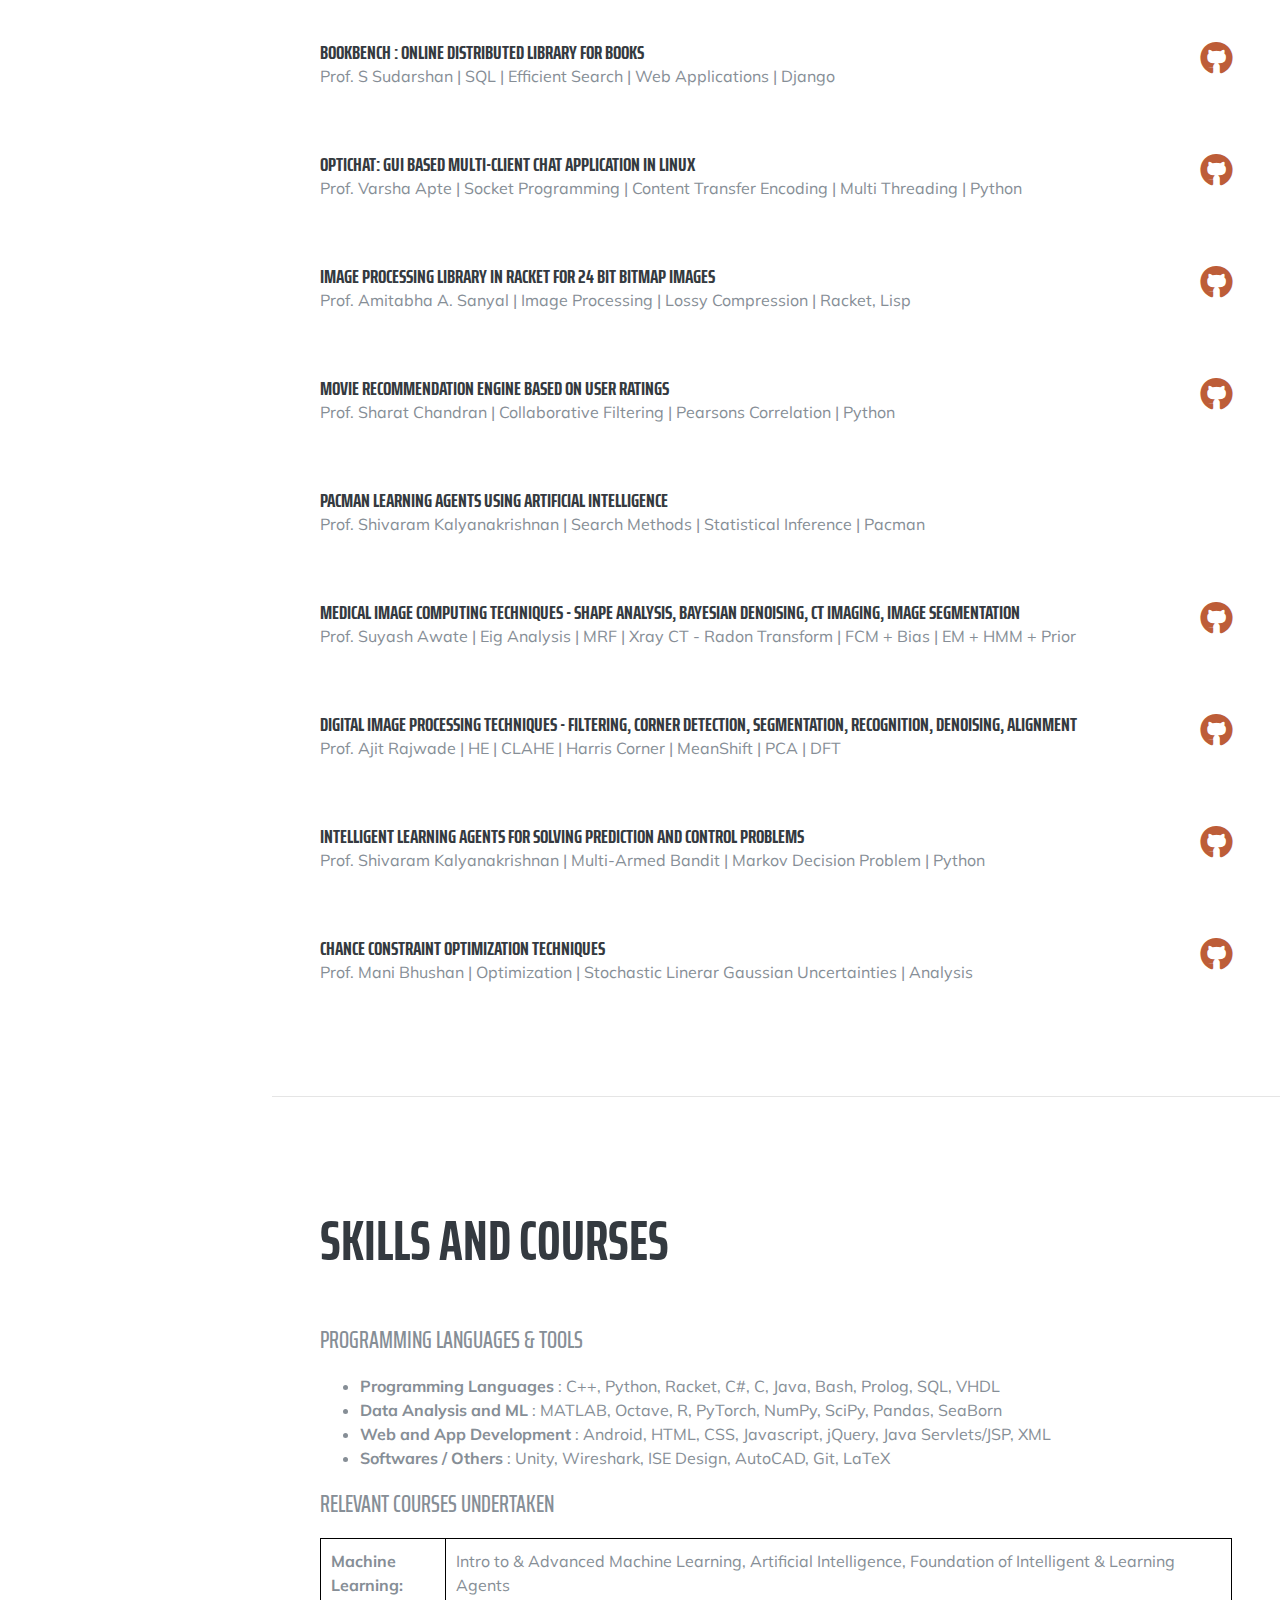
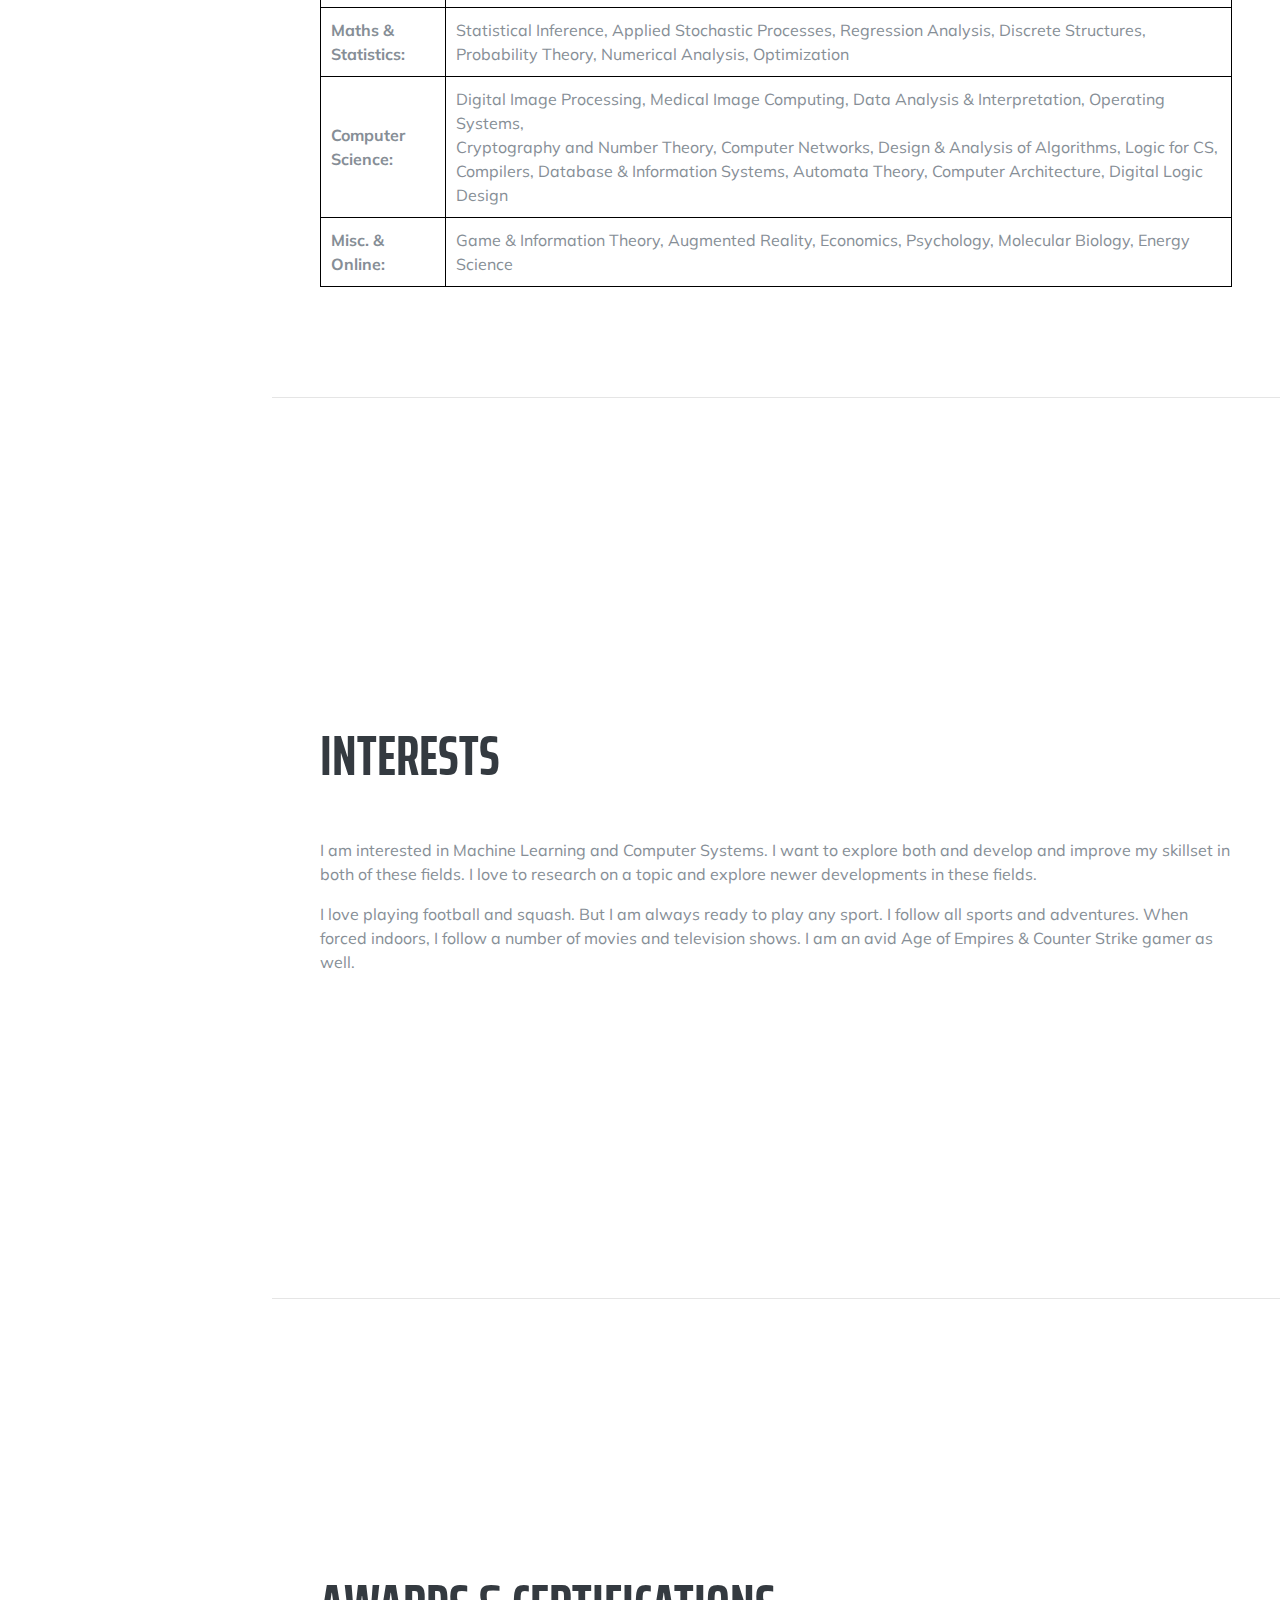
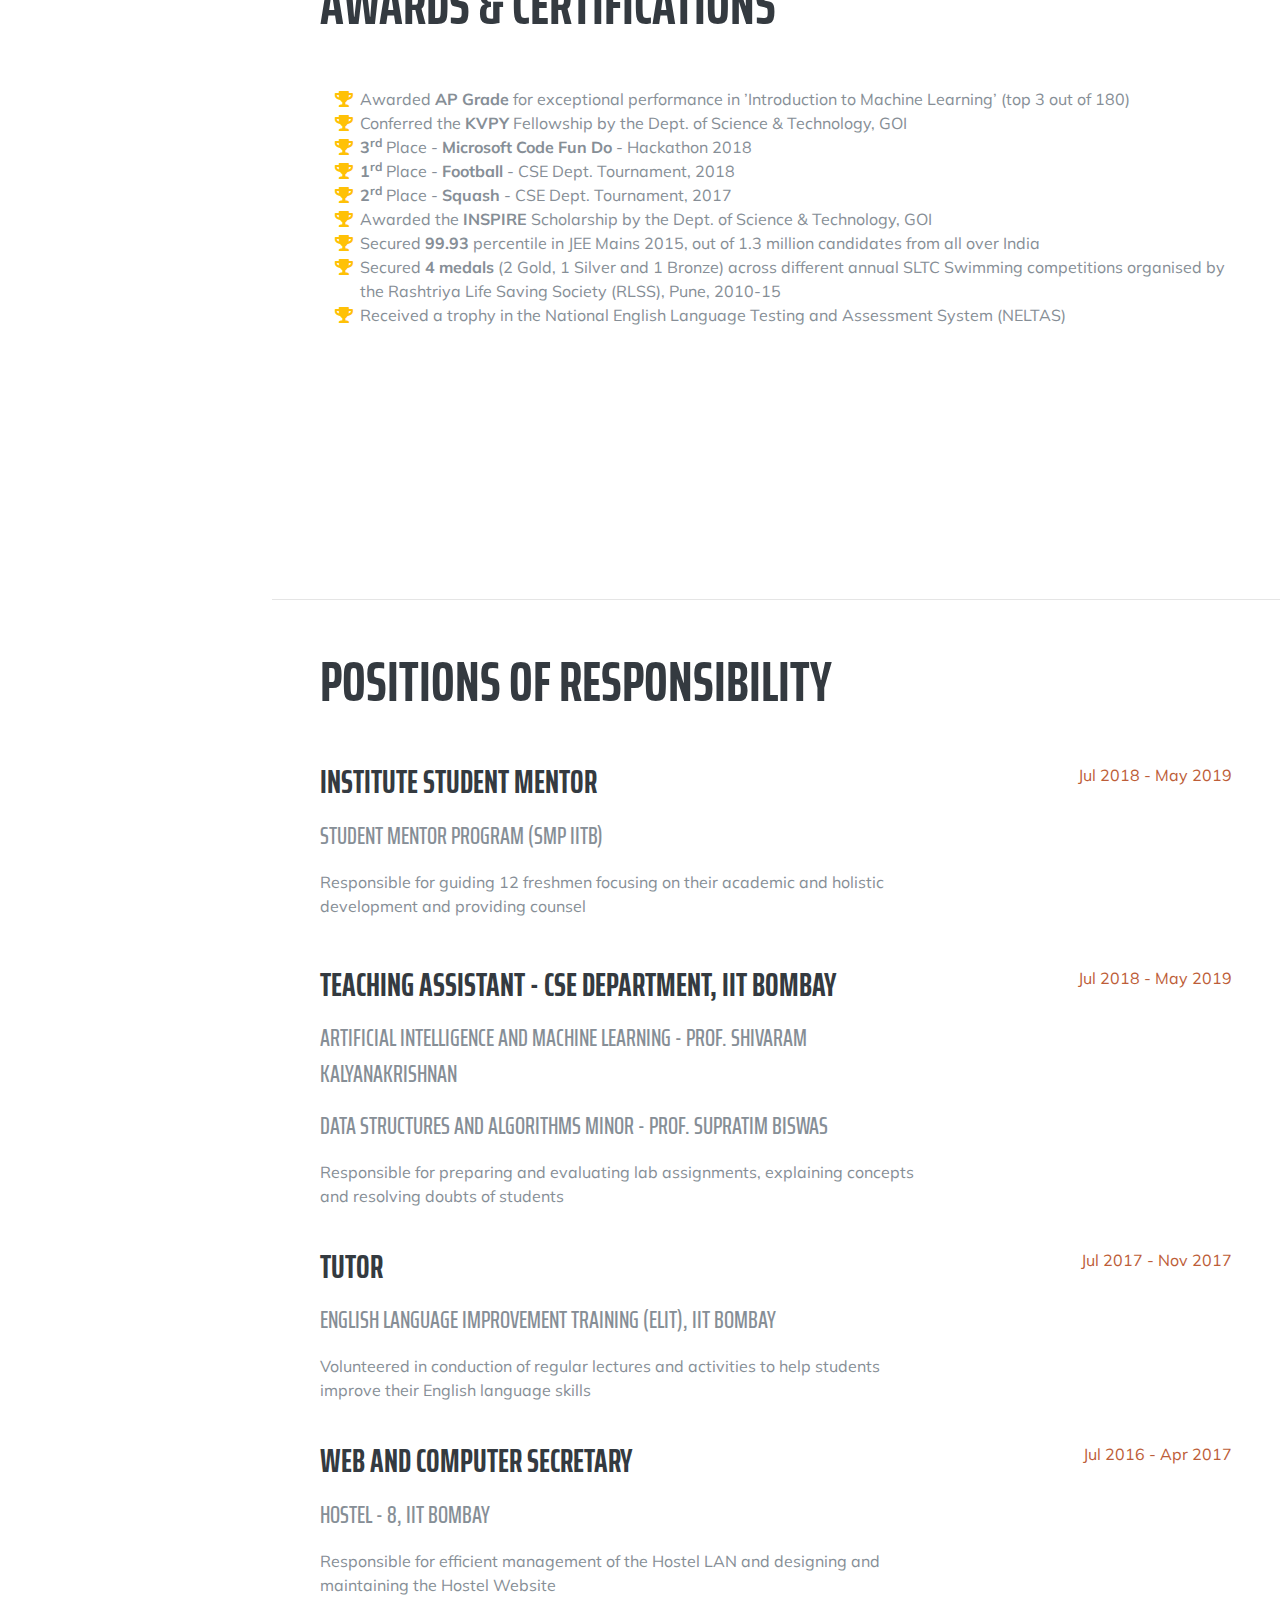
<file: huzefa-chasmai-home-page.html>
<!DOCTYPE html>
<html lang="en">


<!-- Add the keywords as content : Aim for the following as keywords :
  1) Huzefa Chasmai
  2) CSE, IITB
  3) Resume 
 -->
  <head>

    <meta charset="utf-8">
    <meta name="viewport" content="width=device-width, initial-scale=1, shrink-to-fit=no">
    <meta name="description" content="Huzefa Chasmai, CSE, IITB's Home Page containing experiences, projects, awards, positions of responsibilities, education and skills">
    <meta name="author" content="Huzefa Chasmai">
    <meta name="keywords" content="Huzefa Chasmai CSE IITB Computer Science Indian Institute of Technology Bombay Resume Bio About JEE UG Engineering Machine Learning Networks Home Page">

    <title>Huzefa Chasmai Home Page</title>

    <!-- Bootstrap core CSS -->
    <link href="vendor/bootstrap/css/bootstrap.min.css" rel="stylesheet">

    <!-- Custom fonts for this template -->
    <link href="https://fonts.googleapis.com/css?family=Saira+Extra+Condensed:500,700" rel="stylesheet">
    <link href="https://fonts.googleapis.com/css?family=Muli:400,400i,800,800i" rel="stylesheet">
    <link href="vendor/fontawesome-free/css/all.min.css" rel="stylesheet">

    <!-- Custom styles for this template -->
    <link href="css/resume.min.css" rel="stylesheet">
    <link rel="shortcut icon" type="image/png" href="img/favicon.ico"/>

  </head>

  <body id="page-top">

    <nav class="navbar navbar-expand-lg navbar-dark bg-primary fixed-top" id="sideNav">
      <a class="navbar-brand js-scroll-trigger" href="#page-top">
        <span class="d-block d-lg-none">Huzefa Chasmai</span>
        <span class="d-none d-lg-block">
          <img class="img-fluid img-profile rounded-circle mx-auto mb-2" src="img/ProfilePic.jpg" alt="">
        </span>
      </a>
      <button class="navbar-toggler" type="button" data-toggle="collapse" data-target="#navbarSupportedContent" aria-controls="navbarSupportedContent" aria-expanded="false" aria-label="Toggle navigation">
        <span class="navbar-toggler-icon"></span>
      </button>
      <div class="collapse navbar-collapse" id="navbarSupportedContent">
        <ul class="navbar-nav">
          <li class="nav-item">
            <a class="nav-link js-scroll-trigger" href="#about">About</a>
          </li>
          <li class="nav-item">
            <a class="nav-link js-scroll-trigger" href="#experience">Experience</a>
          </li>
          <li class="nav-item">
            <a class="nav-link js-scroll-trigger" href="#education">Education</a>
          </li>
          <li class="nav-item">
            <a class="nav-link js-scroll-trigger" href="#rnds">RnD Work</a>
          </li>
          <li class="nav-item">
            <a class="nav-link js-scroll-trigger" href="#projects">Projects</a>
          </li>
          <li class="nav-item">
            <a class="nav-link js-scroll-trigger" href="#skills">Skills</a>
          </li>
          <li class="nav-item">
            <a class="nav-link js-scroll-trigger" href="#interests">Interests</a>
          </li>
          <li class="nav-item">
            <a class="nav-link js-scroll-trigger" href="#awards">Awards</a>
          </li>
          <li class="nav-item">
            <a class="nav-link js-scroll-trigger" href="#pors">PORs</a>
          </li>

        </ul>
      </div>
    </nav>

    <div class="container-fluid p-0">

      <section class="resume-section p-3 p-lg-5 d-flex d-column" id="about">
        <div class="my-auto">
          <h1 class="mb-0">Huzefa
            <span class="text-primary">Chasmai</span>
          </h1>
          <div class="subheading mb-5"> 
            <a href="https://www.cse.iitb.ac.in/~chasmai/resume">Resume</a>
            Computer Science Undergraduate · IIT Bombay · 
            <a href="mailto:name@email.com">chasmai@cse.iitb.ac.in</a> · 
            (091) 8169-8998-14 ·
            

          </div>
          <p class="lead mb-5">I hail from Pune, Maharashtra. I consider myself to be a problem solver and have developed a knack for it right from my early days. Love to analyse and talk about topics ranging from economics to complicated abstract theories. Always up for a game of any sport/adventure. A bit shy which exemplifies my Love life but am a romantic at heart.</p>
          <div class="social-icons">
            <a href="https://www.facebook.com/huzefa.chasmai">
              <i class="fab fa-facebook-f"></i>
            </a>
            <a href="https://www.linkedin.com/in/huzefa-chasmai-a5b6b8109">
              <i class="fab fa-linkedin-in"></i>
            </a>
            <a href="https://github.com/huzzzz">
              <i class="fab fa-github"></i>
            </a>
            <a href="https://www.cse.iitb.ac.in/~chasmai/resume">
              <i class="fab fa-readme"></i>
            </a>
          </div>
        </div>
      </section>

      <hr class="m-0">

      <section class="resume-section p-3 p-lg-5 d-flex flex-column" id="experience">
        <div class="my-auto">
          <h2 class="mb-5">Internships</h2>

          <div class="resume-item d-flex flex-column flex-md-row mb-5">
            <div class="resume-content mr-auto">
              <h3 class="mb-0">Optimal Video Duration Recommender </h3>
              <div class="subheading mb-3">Adobe Systems · Bangalore</div>
              <p>
                Trained models to predict engagement measures of videos. Defined own engagement measures, proven to be uncorrelated to video duration. Maximised the model predicted engagement values to get optimal duration thresholds. <br> Received a <b>Pre Placement Offer</b> from Adobe Systems.
              </p>
            </div>
            <div class="resume-date text-md-right">
              <span class="text-primary">May 2018 - Jul 2018<br>Data Analytics, Machine Learning</span>
            </div>
          </div>

          <div class="resume-item d-flex flex-column flex-md-row mb-5">
            <div class="resume-content mr-auto">
              <h3 class="mb-0">Driver Telematics </h3>
              <div class="subheading mb-3">Yun Solutions · Pune</div>
              <p>

                Leveraged Machine Learning Models to develop automatic Active Gear Detection models based on speed for vehicles. Trained Hidden Markov Models for the task of Driver Identification using data like speed, acceleration & GPS coordinates. Also explored Data Filtering Techniques.

              </p>
            </div>
            <div class="resume-date text-md-right">
              <span class="text-primary">Dec 2017<br>Data Science, Machine Learning</span>
            </div>
          </div>

          <div class="resume-item d-flex flex-column flex-md-row mb-5">
            <div class="resume-content mr-auto">
              <h3 class="mb-0">Medical Applications of VR & Customer Care Chatbot </h3>
              <div class="subheading mb-3">Philips Innovation Centre · Bangalore</div>
              <p>

                Developed Virtual Reality applications (Guided Hospital Tour & Personal VR Chat Bot for Alzheimer Patients) using the Unity game development engine and VRTK plugin for the HTC Vive headset. Defined heuristics for information retrieval from the knowledge graph for a customer care chatbot.

              </p>
            </div>
            <div class="resume-date text-md-right">
              <span class="text-primary">May 2017 - Jul 2017<br>Virtual Reality, AI ChatBot</span>
            </div>
          </div>

          <div class="resume-item d-flex flex-column flex-md-row mb-5">
            <div class="resume-content mr-auto">
              <h3 class="mb-0">Bobble Head Quality Improvement</h3>
              <div class="subheading mb-3">Bobble Keyboard Application · New Delhi</div>
              <p>

                Improved the Bobble Head (Personal Cartoonified Face) quality by running experiments using image processing techniques to improve the feature extraction and automate the task of hair detection

              </p>
            </div>
            <div class="resume-date text-md-right">
              <span class="text-primary">Dec 2016<br>Computer Vision, Image Processing</span>
            </div>
          </div>

        </div>

      </section>

      <hr class="m-0">

      <section class="resume-section p-3 p-lg-5 d-flex flex-column" id="education">
        <div class="my-auto">
          <h2 class="mb-5">Education</h2>

          <div class="resume-item d-flex flex-column flex-md-row mb-5">
            <div class="resume-content mr-auto">
              <h3 class="mb-0">Indian Institute of Technology Bombay</h3>
              <div class="subheading mb-3">Bachelor of Technology</div>
              <div>Majors with Honours in Computer Science and Engineering</div>
              <div>Minors in Applied Statistics and Informatics</div> 
              <p>GPA: 8.85</p>
            </div>
            <div class="resume-date text-md-right">
              <span class="text-primary">July 2015 - May 2019</span>
            </div>
          </div>

          <div class="resume-item d-flex flex-column flex-md-row">
            <div class="resume-content mr-auto">
              <h3 class="mb-0">S.P. College, Pune</h3>
              <div class="subheading mb-3">Higher Secondary School</div>
              <p>Percentage : 92.77<br><br></p>
            </div>
            <div class="resume-date text-md-right">
              <span class="text-primary">July 2013 - May 2015</span>
            </div>
          </div>

          <div class="resume-item d-flex flex-column flex-md-row">
            <div class="resume-content mr-auto">
              <h3 class="mb-0">Rosary High School, Pune</h3>
              <div class="subheading mb-3">Intermediate and Secondary School</div>
              <p>Percentage : 93.45</p>

            </div>
            <div class="resume-date text-md-right">
              <span class="text-primary">May 2003 - May 2013</span>
            </div>
          </div>

        </div>
      </section>

      <hr class="m-0">

      <section class="resume-section p-1 p-lg-5 d-flex flex-column" id="rnds">
        <div class="my-auto">
          <h2 class="mb-5">R&D Work</h2>

          <div class="resume-item d-flex flex-column flex-md-row mb-5">
            <div class="resume-content mr-auto">
              <h3 class="mb-0">Question Bank : Extracting Questions from PDFs</h3>
              <div class="subheading mb-3"> Prof. Kameswari Chebrolu, CSE Department, IITB · BTP Stage 1 Project</div>
              <p>

                Question Bank is a collection of questions organized according to certain fields. To populate the question bank using already available data in the form of question paper PDFs, we build a tool for auto extraction of questions and other metadata. Further, we extend the above by adding a visual editing tool for manual verification and easy modification of auto-extracted content.

              </p>
            </div>
            <div class="resume-date text-md-right">
              	<span class="text-primary">Spring 2019<br>PDF Processing, Visual Editing Tool <br> 
              		<h3><a href="reports/BTP1_RnD_Report.pdf">
	                <i class="fab fa-readme"></i></a>
          	  	</span>
            </div>
          </div>

          <div class="resume-item d-flex flex-column flex-md-row mb-5">
            <div class="resume-content mr-auto">
              <h3 class="mb-0">Offloading P4 stages to GPU</h3>
              <div class="subheading mb-3"> Prof. Purushottam Kulkarni, CSE Department, IITB · RnD Project</div>
              <p>
              	Analyzed the feasibility and benefits of offloading the match action tables stage of P4 on a GPU by performing experiments to compare speedup of the GPU based approach using the case of Longest Prefix Match
              </p>
            </div>
            <div class="resume-date text-md-right">
              <span class="text-primary">Spring 2018<br>Programmable Software Defined Network Switches, GPGPUs<br> 
          		<h3><a href="reports/RnD-P4GPU.pdf">
                <i class="fab fa-readme"></i></a>
	          </span>
            </div>
          </div>


        </div>
      	
      </section>

      <hr class="m-0">

      <section class="resume-section p-1 p-lg-5 d-flex flex-column" id="projects">
        <div class="my-auto">
          <h2 class="mb-5">Projects</h2>

          <div class="resume-item d-flex flex-column flex-md-row mb-5">
            <div class="resume-content mr-auto">
              <h5 class="mb-0">Algebraic Reconstruction Techniques and its Variants</h5>
              <p>Prof. Suyash Awate | Medical Image Computing | CT scan reconstruction | MATLAB</p>
            </div>
            <div class="text-md-right">
              <h3><a href="https://github.com/huzzzz/Algebraic-Reconstruction-Technique---MIC">
                <i class="fab fa-github"></i>
              </a>
            </h3>
            </div>
          </div>

          <div class="resume-item d-flex flex-column flex-md-row mb-5">
            <div class="resume-content mr-auto">
              <h5 class="mb-0">Painting-Image Fusion using Deep CNNs</h5>
              <p>Prof. Sunita Surawagi | Image Harmonization | VGG Net Activations | Style + Content Loss |  Tensorflow</p>
            </div>
            <div class="text-md-right">
              <h3><a href="https://github.com/huzzzz/Advanced-Machine-Learning-Course-Project">
                <i class="fab fa-github"></i>
              </a>
            </h3>
            </div>
          </div>

          <div class="resume-item d-flex flex-column flex-md-row mb-5">
            <div class="resume-content mr-auto">
              <h5 class="mb-0">Image Quilting for Texture Synthesis and Texture Transfer</h5>
              <p>Prof. Suyash Awate | Image Processing | Min. Error Cut Boundary | MATLAB</p>
            </div>
            <div class="text-md-right">
              <h3><a href="https://github.com/huzzzz/Image-Quilting-and-Texture-Synthesis">
                <i class="fab fa-github"></i>
              </a>
            </h3>
            </div>
          </div>

          <div class="resume-item d-flex flex-column flex-md-row mb-5">
            <div class="resume-content mr-auto">
              <h5 class="mb-0">Speaker Recognition Application</h5>
              <p>Prof. Amit Sethi | Machine Learning | Generative Models | ReactNative, Django & Python</p>
            </div>
            <div class="text-md-right">
              <h3><a href="https://github.com/huzzzz/Speaker-Recognition-EE-769-Project">
                <i class="fab fa-github"></i>
              </a>
            </h3>
            </div>
          </div>


          <div class="resume-item d-flex flex-column flex-md-row mb-5">
            <div class="resume-content mr-auto">
              <h5 class="mb-0">Safe Reinforcement Learning via Shielding</h5>
              <p>Prof. Shivaram Kalyanakrishnan | Reinforcement Learning - SARSA | Pacman </p>
            </div>
            <div class="text-md-right">
              <h3><a href="https://github.com/huzzzz/Safe-RL-Pacman">
                <i class="fab fa-github"></i>
              </a>
            </h3>
            </div>
          </div>
          
          <div class="resume-item d-flex flex-column flex-md-row mb-5">
            <div class="resume-content mr-auto">
              <h5 class="mb-0">PDDA (Plant Disease Detection Application)</h5>
              <p>Microsoft Code.fun.do | Transfer Learning | CNN | PyTorch | Django | Android</p>
            </div>
            <div class="text-md-right">
              <h3><a href="https://github.com/rohitrango/Crop-Disease-Detection">
                <i class="fab fa-github"></i>
              </a>
            </h3>
            </div>
          </div>

          <div class="resume-item d-flex flex-column flex-md-row mb-5">
            <div class="resume-content mr-auto">
              <h5 class="mb-0">Compiler for a pointer language with C like semantics</h5>
              <p>Prof. Uday Khedkar | Lexical, Syntax and Semantic Analysis | Python Lex & Yacc</p>
            </div>
            <div class="text-md-right">
              <h3><a href="https://github.com/huzzzz/C-Like-Lang-Compiler">
                <i class="fab fa-github"></i>
              </a>
            </h3>
            </div>
          </div>

          <div class="resume-item d-flex flex-column flex-md-row mb-5">
            <div class="resume-content mr-auto">
              <h5 class="mb-0">BookBench : Online Distributed Library for Books</h5>
              <p>Prof. S Sudarshan | SQL | Efficient Search | Web Applications | Django</p>
            </div>
            <div class="text-md-right">
              <h3><a href="https://github.com/huzzzz/BookBench">
                <i class="fab fa-github"></i>
              </a>
            </h3>
            </div>
          </div>

          <div class="resume-item d-flex flex-column flex-md-row mb-5">
            <div class="resume-content mr-auto">
              <h5 class="mb-0">OptiChat: GUI based multi-client Chat Application in Linux</h5>
              <p>Prof. Varsha Apte | Socket Programming | Content Transfer Encoding | Multi Threading | Python</p>
            </div>
          
            <div class="text-md-right">
              <h3><a href="https://github.com/huzzzz/OptiChat">
                <i class="fab fa-github"></i>
              </a>
            </h3>
            </div>
          
          </div>

          <div class="resume-item d-flex flex-column flex-md-row mb-5">
            <div class="resume-content mr-auto">
              <h5 class="mb-0">Image Processing Library in Racket for 24 bit BITMAP images</h5>
              <p>Prof. Amitabha A. Sanyal | Image Processing | Lossy Compression | Racket, Lisp</p>
            </div>
            <div class="text-md-right">
              <h3><a href="https://github.com/huzzzz/CS-154-Project">
                <i class="fab fa-github"></i>
              </a>
            </h3>
            </div>
          </div>

          <div class="resume-item d-flex flex-column flex-md-row mb-5">
            <div class="resume-content mr-auto">
              <h5 class="mb-0">Movie Recommendation engine based on user ratings</h5>
              <p>Prof. Sharat Chandran | Collaborative Filtering | Pearsons Correlation | Python</p>
            </div>

            <div class="text-md-right">
              <h3><a href="https://github.com/huzzzz/movie-review">
                <i class="fab fa-github"></i>
              </a>
            </h3>
            </div>
          
          </div>
          
          <div class="resume-item d-flex flex-column flex-md-row mb-5">
            <div class="resume-content mr-auto">
              <h5 class="mb-0">Pacman Learning Agents using Artificial Intelligence</h5>
              <p>Prof. Shivaram Kalyanakrishnan | Search Methods | Statistical Inference | Pacman </p>
            </div>
          
          <!--   <div class="text-md-right">
              <h3><a href="https://github.com/huzzzz/Speaker-Recognition-EE-769-Project">
                <i class="fab fa-github"></i>
              </a>
            </h3>
            </div>
           -->
          </div>
		
		<div class="resume-item d-flex flex-column flex-md-row mb-5">
            <div class="resume-content mr-auto">
              <h5 class="mb-0">Medical Image Computing Techniques - Shape Analysis, Bayesian Denoising, CT Imaging, Image Segmentation </h5>
              <p>Prof. Suyash Awate | Eig Analysis | MRF | Xray CT - Radon Transform | FCM + Bias | EM + HMM + Prior </p>
            </div>
          
            <div class="text-md-right">
              <h3><a href="https://github.com/Samar97/Medical-Image-Computing-CS-736">
                <i class="fab fa-github"></i>
              </a>
            </h3>
            </div>
          
      	</div>

        <div class="resume-item d-flex flex-column flex-md-row mb-5">
            <div class="resume-content mr-auto">
              <h5 class="mb-0">Digital Image Processing Techniques - Filtering, Corner Detection, Segmentation, Recognition, Denoising, Alignment </h5>
              <p>Prof. Ajit Rajwade | HE | CLAHE | Harris Corner | MeanShift | PCA | DFT </p>
            </div>
          
            <div class="text-md-right">
              <h3><a href="https://github.com/huzzzz/DIP-Assignment-CS-663">
                <i class="fab fa-github"></i>
              </a>
            </h3>
            </div>
          
      	</div>

        <div class="resume-item d-flex flex-column flex-md-row mb-5">
            <div class="resume-content mr-auto">
              <h5 class="mb-0">Intelligent Learning Agents for solving Prediction and Control Problems</h5>
              <p>Prof. Shivaram Kalyanakrishnan | Multi-Armed Bandit | Markov Decision Problem | Python </p>
            </div>
          
            <div class="text-md-right">
              <h3><a href="https://github.com/huzzzz/IntelligentLearningAgents">
                <i class="fab fa-github"></i>
              </a>
            </h3>
            </div>
          
      	</div>

	    <div class="resume-item d-flex flex-column flex-md-row mb-5">
            <div class="resume-content mr-auto">
              <h5 class="mb-0">Chance Constraint Optimization Techniques</h5>
              <p>Prof. Mani Bhushan | Optimization | Stochastic Linerar Gaussian Uncertainties | Analysis </p>
            </div>
          
            <div class="text-md-right">
              <h3><a href="https://github.com/huzzzz/Chance-Constraint-Optimization-Analysis">
                <i class="fab fa-github"></i>
              </a>
            </h3>
            </div>
          
      	</div>

         <!-- ToDO 2) MIC assignments -->
      </section>

      <hr class="m-0">

      <section class="resume-section p-3 p-lg-5 d-flex flex-column" id="skills">
        <div class="my-auto">
          <h2 class="mb-5">Skills and Courses</h2>

          <div class="subheading mb-3">Programming Languages &amp; Tools</div>  
          <ul>
            <li> <b>Programming Languages</b> : C++, Python, Racket, C#, C, Java, Bash, Prolog, SQL, VHDL  
            <li> <b>Data Analysis and ML</b> : MATLAB, Octave, R, PyTorch, NumPy, SciPy, Pandas, SeaBorn
            <li> <b>Web and App Development</b> : Android, HTML, CSS, Javascript, jQuery, Java Servlets/JSP, XML
            <li> <b>Softwares / Others</b> : Unity, Wireshark, ISE Design, AutoCAD, Git, LaTeX 
          </ul>

          <style type="text/css">
            table, tr, td{
              border : 0.1px  solid black;
              border-collapse: collapse;
              border-spacing: 10px;
            }
            th, td {
              padding: 10px;
            }
          </style>

          <div class="subheading mb-3">Relevant Courses Undertaken</div>
          <table>
            <tr>
              <td> <b>Machine Learning: </b></td><td>Intro to & Advanced Machine Learning, Artificial Intelligence, Foundation of Intelligent & Learning Agents</td>
            </tr>
            <tr>
              <td> <b> Maths & Statistics: </b> </td><td>Statistical Inference, Applied Stochastic Processes, Regression Analysis, Discrete Structures,<br> Probability Theory, Numerical Analysis, Optimization</td> 
            </tr>
            <tr>
              <td> <b>Computer Science:</b> </td><td> Digital Image Processing, Medical Image Computing, Data Analysis & Interpretation, Operating Systems,<br> Cryptography and Number Theory, Computer Networks, Design & Analysis of Algorithms, Logic for CS, Compilers, Database & Information Systems, Automata Theory, Computer Architecture, Digital Logic Design</td> 
            </tr>
            <tr>
              <td> <b>Misc. & Online:</b> </td><td>Game & Information Theory, Augmented Reality, Economics, Psychology, Molecular Biology, Energy Science</td>
            </tr>
          </table>
        </div>

      </section>

      <hr class="m-0">

      <section class="resume-section p-3 p-lg-5 d-flex flex-column" id="interests">
        <div class="my-auto">
          <h2 class="mb-5">Interests</h2>
          <p>I am interested in Machine Learning and Computer Systems. I want to explore both and develop and improve my skillset in both of these fields. I love to research on a topic and explore newer developments in these fields.</p>
          <p class="mb-0">I love playing football and squash. But I am always ready to play any sport. I follow all sports and adventures. When forced indoors, I follow a number of movies and television shows. I am an avid Age of Empires & Counter Strike gamer as well.</p>
        </div>
      </section>

      <hr class="m-0">

      <section class="resume-section p-3 p-lg-5 d-flex flex-column" id="awards">
        <div class="my-auto">
          <h2 class="mb-5">Awards &amp; Certifications</h2>
          <ul class="fa-ul mb-0">
            <li>
              <i class="fa-li fa fa-trophy text-warning"></i>
              Awarded <b>AP Grade</b> for exceptional performance in ’Introduction to Machine Learning’ (top 3 out of 180)</li>
            <li>
              <i class="fa-li fa fa-trophy text-warning"></i>
              Conferred the <b>KVPY</b> Fellowship by the Dept. of Science & Technology, GOI</li>
            <li>
              <i class="fa-li fa fa-trophy text-warning"></i>
              <b>3<sup>rd</sup></b>
              Place - <b>Microsoft Code Fun Do</b> - Hackathon 2018</li>
            <li>
              <i class="fa-li fa fa-trophy text-warning"></i>
              <b>1<sup>rd</sup></b>
              Place - <b>Football</b> - CSE Dept. Tournament, 2018</li>
            <li>
              <i class="fa-li fa fa-trophy text-warning"></i>
              <b>2<sup>rd</sup></b>
              Place - <b>Squash</b> - CSE Dept. Tournament, 2017</li>
            <li>
              <i class="fa-li fa fa-trophy text-warning"></i>
              Awarded the <b>INSPIRE</b> Scholarship by the Dept. of Science & Technology, GOI</li>
            <li>
              <i class="fa-li fa fa-trophy text-warning"></i>
              Secured <b>99.93</b> percentile in JEE Mains 2015, out of 1.3 million candidates from all over India</li>
            <li>
              <i class="fa-li fa fa-trophy text-warning"></i>
              Secured <b>4 medals</b> (2 Gold, 1 Silver and 1 Bronze) across different annual SLTC Swimming competitions organised by the Rashtriya Life Saving Society (RLSS), Pune, 2010-15</li>
            <li>
              <i class="fa-li fa fa-trophy text-warning"></i>
              Received a trophy in the National English Language Testing and Assessment System (NELTAS) </li>
             
          </ul>
        </div>
      </section>

      <hr class="m-0">

      <section class="resume-section p-3 p-lg-5 d-flex flex-column" id="pors">
        <div class="my-auto">
          <h2 class="mb-5">Positions of Responsibility</h2>
          <div class="resume-item d-flex flex-column flex-md-row mb-5">
            <div class="resume-content mr-auto">
              <h3 class="mb-3">Institute Student Mentor</h3>
              <div class="subheading mb-3">Student Mentor Program (SMP IITB)</div>
              <div>Responsible for guiding 12 freshmen focusing on their academic and holistic development and providing counsel</div>
            </div>
            <div class="resume-date text-md-right">
              <span class="text-primary">Jul 2018 - May 2019</span>
            </div>
          </div>

          <div class="resume-item d-flex flex-column flex-md-row">
            <div class="resume-content mr-auto">
              <h3 class="mb-3">Teaching Assistant - CSE Department, IIT Bombay</h3>
              <div class="subheading mb-3">Artificial Intelligence and Machine Learning - Prof. Shivaram Kalyanakrishnan</div>
              <div class="subheading mb-3">Data Structures and Algorithms Minor - Prof. Supratim Biswas</div>
              <p>Responsible for preparing and evaluating lab assignments, explaining concepts and resolving doubts of students<br><br></p>
            </div>
            <div class="resume-date text-md-right">
              <span class="text-primary">Jul 2018 - May 2019</span>
            </div>
          </div>

          <div class="resume-item d-flex flex-column flex-md-row">
            <div class="resume-content mr-auto">
              <h3 class="mb-3">Tutor</h3>
              <div class="subheading mb-3">English Language Improvement Training (ELIT), IIT Bombay</div>
              <p>Volunteered in conduction of regular lectures and activities to help students improve their English language skills<br><br></p>
            </div>
            <div class="resume-date text-md-right">
              <span class="text-primary">Jul 2017 - Nov 2017</span>
            </div>
          </div>

          <div class="resume-item d-flex flex-column flex-md-row">
            <div class="resume-content mr-auto">
              <h3 class="mb-3">Web and Computer Secretary </h3>
              <div class="subheading mb-3">Hostel - 8, IIT Bombay</div>
              <p>Responsible for efficient management of the Hostel LAN and designing and maintaining the Hostel Website</p>
            </div>
            <div class="resume-date text-md-right">
              <span class="text-primary">Jul 2016 - Apr 2017</span>
            </div>
          </div>
        </div>
      </section>


    </div>

    <!-- Bootstrap core JavaScript -->
    <script src="vendor/jquery/jquery.min.js"></script>
    <script src="vendor/bootstrap/js/bootstrap.bundle.min.js"></script>

    <!-- Plugin JavaScript -->
    <script src="vendor/jquery-easing/jquery.easing.min.js"></script>

    <!-- Custom scripts for this template -->
    <script src="js/resume.min.js"></script>

  </body>

</html>
</file>
<file: vendor/fontawesome-free/css/all.min.css>
/*!
 * Font Awesome Free 5.3.1 by @fontawesome - https://fontawesome.com
 * License - https://fontawesome.com/license/free (Icons: CC BY 4.0, Fonts: SIL OFL 1.1, Code: MIT License)
 */
.fa,.fab,.fal,.far,.fas{-moz-osx-font-smoothing:grayscale;-webkit-font-smoothing:antialiased;display:inline-block;font-style:normal;font-variant:normal;text-rendering:auto;line-height:1}.fa-lg{font-size:1.33333em;line-height:.75em;vertical-align:-.0667em}.fa-xs{font-size:.75em}.fa-sm{font-size:.875em}.fa-1x{font-size:1em}.fa-2x{font-size:2em}.fa-3x{font-size:3em}.fa-4x{font-size:4em}.fa-5x{font-size:5em}.fa-6x{font-size:6em}.fa-7x{font-size:7em}.fa-8x{font-size:8em}.fa-9x{font-size:9em}.fa-10x{font-size:10em}.fa-fw{text-align:center;width:1.25em}.fa-ul{list-style-type:none;margin-left:2.5em;padding-left:0}.fa-ul>li{position:relative}.fa-li{left:-2em;position:absolute;text-align:center;width:2em;line-height:inherit}.fa-border{border:.08em solid #eee;border-radius:.1em;padding:.2em .25em .15em}.fa-pull-left{float:left}.fa-pull-right{float:right}.fa.fa-pull-left,.fab.fa-pull-left,.fal.fa-pull-left,.far.fa-pull-left,.fas.fa-pull-left{margin-right:.3em}.fa.fa-pull-right,.fab.fa-pull-right,.fal.fa-pull-right,.far.fa-pull-right,.fas.fa-pull-right{margin-left:.3em}.fa-spin{animation:fa-spin 2s infinite linear}.fa-pulse{animation:fa-spin 1s infinite steps(8)}@keyframes fa-spin{0%{transform:rotate(0deg)}to{transform:rotate(1turn)}}.fa-rotate-90{-ms-filter:"progid:DXImageTransform.Microsoft.BasicImage(rotation=1)";transform:rotate(90deg)}.fa-rotate-180{-ms-filter:"progid:DXImageTransform.Microsoft.BasicImage(rotation=2)";transform:rotate(180deg)}.fa-rotate-270{-ms-filter:"progid:DXImageTransform.Microsoft.BasicImage(rotation=3)";transform:rotate(270deg)}.fa-flip-horizontal{-ms-filter:"progid:DXImageTransform.Microsoft.BasicImage(rotation=0, mirror=1)";transform:scaleX(-1)}.fa-flip-vertical{transform:scaleY(-1)}.fa-flip-horizontal.fa-flip-vertical,.fa-flip-vertical{-ms-filter:"progid:DXImageTransform.Microsoft.BasicImage(rotation=2, mirror=1)"}.fa-flip-horizontal.fa-flip-vertical{transform:scale(-1)}:root .fa-flip-horizontal,:root .fa-flip-vertical,:root .fa-rotate-90,:root .fa-rotate-180,:root .fa-rotate-270{-webkit-filter:none;filter:none}.fa-stack{display:inline-block;height:2em;line-height:2em;position:relative;vertical-align:middle;width:2em}.fa-stack-1x,.fa-stack-2x{left:0;position:absolute;text-align:center;width:100%}.fa-stack-1x{line-height:inherit}.fa-stack-2x{font-size:2em}.fa-inverse{color:#fff}.fa-500px:before{content:"\f26e"}.fa-accessible-icon:before{content:"\f368"}.fa-accusoft:before{content:"\f369"}.fa-ad:before{content:"\f641"}.fa-address-book:before{content:"\f2b9"}.fa-address-card:before{content:"\f2bb"}.fa-adjust:before{content:"\f042"}.fa-adn:before{content:"\f170"}.fa-adversal:before{content:"\f36a"}.fa-affiliatetheme:before{content:"\f36b"}.fa-air-freshener:before{content:"\f5d0"}.fa-algolia:before{content:"\f36c"}.fa-align-center:before{content:"\f037"}.fa-align-justify:before{content:"\f039"}.fa-align-left:before{content:"\f036"}.fa-align-right:before{content:"\f038"}.fa-alipay:before{content:"\f642"}.fa-allergies:before{content:"\f461"}.fa-amazon:before{content:"\f270"}.fa-amazon-pay:before{content:"\f42c"}.fa-ambulance:before{content:"\f0f9"}.fa-american-sign-language-interpreting:before{content:"\f2a3"}.fa-amilia:before{content:"\f36d"}.fa-anchor:before{content:"\f13d"}.fa-android:before{content:"\f17b"}.fa-angellist:before{content:"\f209"}.fa-angle-double-down:before{content:"\f103"}.fa-angle-double-left:before{content:"\f100"}.fa-angle-double-right:before{content:"\f101"}.fa-angle-double-up:before{content:"\f102"}.fa-angle-down:before{content:"\f107"}.fa-angle-left:before{content:"\f104"}.fa-angle-right:before{content:"\f105"}.fa-angle-up:before{content:"\f106"}.fa-angry:before{content:"\f556"}.fa-angrycreative:before{content:"\f36e"}.fa-angular:before{content:"\f420"}.fa-ankh:before{content:"\f644"}.fa-app-store:before{content:"\f36f"}.fa-app-store-ios:before{content:"\f370"}.fa-apper:before{content:"\f371"}.fa-apple:before{content:"\f179"}.fa-apple-alt:before{content:"\f5d1"}.fa-apple-pay:before{content:"\f415"}.fa-archive:before{content:"\f187"}.fa-archway:before{content:"\f557"}.fa-arrow-alt-circle-down:before{content:"\f358"}.fa-arrow-alt-circle-left:before{content:"\f359"}.fa-arrow-alt-circle-right:before{content:"\f35a"}.fa-arrow-alt-circle-up:before{content:"\f35b"}.fa-arrow-circle-down:before{content:"\f0ab"}.fa-arrow-circle-left:before{content:"\f0a8"}.fa-arrow-circle-right:before{content:"\f0a9"}.fa-arrow-circle-up:before{content:"\f0aa"}.fa-arrow-down:before{content:"\f063"}.fa-arrow-left:before{content:"\f060"}.fa-arrow-right:before{content:"\f061"}.fa-arrow-up:before{content:"\f062"}.fa-arrows-alt:before{content:"\f0b2"}.fa-arrows-alt-h:before{content:"\f337"}.fa-arrows-alt-v:before{content:"\f338"}.fa-assistive-listening-systems:before{content:"\f2a2"}.fa-asterisk:before{content:"\f069"}.fa-asymmetrik:before{content:"\f372"}.fa-at:before{content:"\f1fa"}.fa-atlas:before{content:"\f558"}.fa-atom:before{content:"\f5d2"}.fa-audible:before{content:"\f373"}.fa-audio-description:before{content:"\f29e"}.fa-autoprefixer:before{content:"\f41c"}.fa-avianex:before{content:"\f374"}.fa-aviato:before{content:"\f421"}.fa-award:before{content:"\f559"}.fa-aws:before{content:"\f375"}.fa-backspace:before{content:"\f55a"}.fa-backward:before{content:"\f04a"}.fa-balance-scale:before{content:"\f24e"}.fa-ban:before{content:"\f05e"}.fa-band-aid:before{content:"\f462"}.fa-bandcamp:before{content:"\f2d5"}.fa-barcode:before{content:"\f02a"}.fa-bars:before{content:"\f0c9"}.fa-baseball-ball:before{content:"\f433"}.fa-basketball-ball:before{content:"\f434"}.fa-bath:before{content:"\f2cd"}.fa-battery-empty:before{content:"\f244"}.fa-battery-full:before{content:"\f240"}.fa-battery-half:before{content:"\f242"}.fa-battery-quarter:before{content:"\f243"}.fa-battery-three-quarters:before{content:"\f241"}.fa-bed:before{content:"\f236"}.fa-beer:before{content:"\f0fc"}.fa-behance:before{content:"\f1b4"}.fa-behance-square:before{content:"\f1b5"}.fa-bell:before{content:"\f0f3"}.fa-bell-slash:before{content:"\f1f6"}.fa-bezier-curve:before{content:"\f55b"}.fa-bible:before{content:"\f647"}.fa-bicycle:before{content:"\f206"}.fa-bimobject:before{content:"\f378"}.fa-binoculars:before{content:"\f1e5"}.fa-birthday-cake:before{content:"\f1fd"}.fa-bitbucket:before{content:"\f171"}.fa-bitcoin:before{content:"\f379"}.fa-bity:before{content:"\f37a"}.fa-black-tie:before{content:"\f27e"}.fa-blackberry:before{content:"\f37b"}.fa-blender:before{content:"\f517"}.fa-blind:before{content:"\f29d"}.fa-blogger:before{content:"\f37c"}.fa-blogger-b:before{content:"\f37d"}.fa-bluetooth:before{content:"\f293"}.fa-bluetooth-b:before{content:"\f294"}.fa-bold:before{content:"\f032"}.fa-bolt:before{content:"\f0e7"}.fa-bomb:before{content:"\f1e2"}.fa-bone:before{content:"\f5d7"}.fa-bong:before{content:"\f55c"}.fa-book:before{content:"\f02d"}.fa-book-open:before{content:"\f518"}.fa-book-reader:before{content:"\f5da"}.fa-bookmark:before{content:"\f02e"}.fa-bowling-ball:before{content:"\f436"}.fa-box:before{content:"\f466"}.fa-box-open:before{content:"\f49e"}.fa-boxes:before{content:"\f468"}.fa-braille:before{content:"\f2a1"}.fa-brain:before{content:"\f5dc"}.fa-briefcase:before{content:"\f0b1"}.fa-briefcase-medical:before{content:"\f469"}.fa-broadcast-tower:before{content:"\f519"}.fa-broom:before{content:"\f51a"}.fa-brush:before{content:"\f55d"}.fa-btc:before{content:"\f15a"}.fa-bug:before{content:"\f188"}.fa-building:before{content:"\f1ad"}.fa-bullhorn:before{content:"\f0a1"}.fa-bullseye:before{content:"\f140"}.fa-burn:before{content:"\f46a"}.fa-buromobelexperte:before{content:"\f37f"}.fa-bus:before{content:"\f207"}.fa-bus-alt:before{content:"\f55e"}.fa-business-time:before{content:"\f64a"}.fa-buysellads:before{content:"\f20d"}.fa-calculator:before{content:"\f1ec"}.fa-calendar:before{content:"\f133"}.fa-calendar-alt:before{content:"\f073"}.fa-calendar-check:before{content:"\f274"}.fa-calendar-minus:before{content:"\f272"}.fa-calendar-plus:before{content:"\f271"}.fa-calendar-times:before{content:"\f273"}.fa-camera:before{content:"\f030"}.fa-camera-retro:before{content:"\f083"}.fa-cannabis:before{content:"\f55f"}.fa-capsules:before{content:"\f46b"}.fa-car:before{content:"\f1b9"}.fa-car-alt:before{content:"\f5de"}.fa-car-battery:before{content:"\f5df"}.fa-car-crash:before{content:"\f5e1"}.fa-car-side:before{content:"\f5e4"}.fa-caret-down:before{content:"\f0d7"}.fa-caret-left:before{content:"\f0d9"}.fa-caret-right:before{content:"\f0da"}.fa-caret-square-down:before{content:"\f150"}.fa-caret-square-left:before{content:"\f191"}.fa-caret-square-right:before{content:"\f152"}.fa-caret-square-up:before{content:"\f151"}.fa-caret-up:before{content:"\f0d8"}.fa-cart-arrow-down:before{content:"\f218"}.fa-cart-plus:before{content:"\f217"}.fa-cc-amazon-pay:before{content:"\f42d"}.fa-cc-amex:before{content:"\f1f3"}.fa-cc-apple-pay:before{content:"\f416"}.fa-cc-diners-club:before{content:"\f24c"}.fa-cc-discover:before{content:"\f1f2"}.fa-cc-jcb:before{content:"\f24b"}.fa-cc-mastercard:before{content:"\f1f1"}.fa-cc-paypal:before{content:"\f1f4"}.fa-cc-stripe:before{content:"\f1f5"}.fa-cc-visa:before{content:"\f1f0"}.fa-centercode:before{content:"\f380"}.fa-certificate:before{content:"\f0a3"}.fa-chalkboard:before{content:"\f51b"}.fa-chalkboard-teacher:before{content:"\f51c"}.fa-charging-station:before{content:"\f5e7"}.fa-chart-area:before{content:"\f1fe"}.fa-chart-bar:before{content:"\f080"}.fa-chart-line:before{content:"\f201"}.fa-chart-pie:before{content:"\f200"}.fa-check:before{content:"\f00c"}.fa-check-circle:before{content:"\f058"}.fa-check-double:before{content:"\f560"}.fa-check-square:before{content:"\f14a"}.fa-chess:before{content:"\f439"}.fa-chess-bishop:before{content:"\f43a"}.fa-chess-board:before{content:"\f43c"}.fa-chess-king:before{content:"\f43f"}.fa-chess-knight:before{content:"\f441"}.fa-chess-pawn:before{content:"\f443"}.fa-chess-queen:before{content:"\f445"}.fa-chess-rook:before{content:"\f447"}.fa-chevron-circle-down:before{content:"\f13a"}.fa-chevron-circle-left:before{content:"\f137"}.fa-chevron-circle-right:before{content:"\f138"}.fa-chevron-circle-up:before{content:"\f139"}.fa-chevron-down:before{content:"\f078"}.fa-chevron-left:before{content:"\f053"}.fa-chevron-right:before{content:"\f054"}.fa-chevron-up:before{content:"\f077"}.fa-child:before{content:"\f1ae"}.fa-chrome:before{content:"\f268"}.fa-church:before{content:"\f51d"}.fa-circle:before{content:"\f111"}.fa-circle-notch:before{content:"\f1ce"}.fa-city:before{content:"\f64f"}.fa-clipboard:before{content:"\f328"}.fa-clipboard-check:before{content:"\f46c"}.fa-clipboard-list:before{content:"\f46d"}.fa-clock:before{content:"\f017"}.fa-clone:before{content:"\f24d"}.fa-closed-captioning:before{content:"\f20a"}.fa-cloud:before{content:"\f0c2"}.fa-cloud-download-alt:before{content:"\f381"}.fa-cloud-upload-alt:before{content:"\f382"}.fa-cloudscale:before{content:"\f383"}.fa-cloudsmith:before{content:"\f384"}.fa-cloudversify:before{content:"\f385"}.fa-cocktail:before{content:"\f561"}.fa-code:before{content:"\f121"}.fa-code-branch:before{content:"\f126"}.fa-codepen:before{content:"\f1cb"}.fa-codiepie:before{content:"\f284"}.fa-coffee:before{content:"\f0f4"}.fa-cog:before{content:"\f013"}.fa-cogs:before{content:"\f085"}.fa-coins:before{content:"\f51e"}.fa-columns:before{content:"\f0db"}.fa-comment:before{content:"\f075"}.fa-comment-alt:before{content:"\f27a"}.fa-comment-dollar:before{content:"\f651"}.fa-comment-dots:before{content:"\f4ad"}.fa-comment-slash:before{content:"\f4b3"}.fa-comments:before{content:"\f086"}.fa-comments-dollar:before{content:"\f653"}.fa-compact-disc:before{content:"\f51f"}.fa-compass:before{content:"\f14e"}.fa-compress:before{content:"\f066"}.fa-concierge-bell:before{content:"\f562"}.fa-connectdevelop:before{content:"\f20e"}.fa-contao:before{content:"\f26d"}.fa-cookie:before{content:"\f563"}.fa-cookie-bite:before{content:"\f564"}.fa-copy:before{content:"\f0c5"}.fa-copyright:before{content:"\f1f9"}.fa-couch:before{content:"\f4b8"}.fa-cpanel:before{content:"\f388"}.fa-creative-commons:before{content:"\f25e"}.fa-creative-commons-by:before{content:"\f4e7"}.fa-creative-commons-nc:before{content:"\f4e8"}.fa-creative-commons-nc-eu:before{content:"\f4e9"}.fa-creative-commons-nc-jp:before{content:"\f4ea"}.fa-creative-commons-nd:before{content:"\f4eb"}.fa-creative-commons-pd:before{content:"\f4ec"}.fa-creative-commons-pd-alt:before{content:"\f4ed"}.fa-creative-commons-remix:before{content:"\f4ee"}.fa-creative-commons-sa:before{content:"\f4ef"}.fa-creative-commons-sampling:before{content:"\f4f0"}.fa-creative-commons-sampling-plus:before{content:"\f4f1"}.fa-creative-commons-share:before{content:"\f4f2"}.fa-credit-card:before{content:"\f09d"}.fa-crop:before{content:"\f125"}.fa-crop-alt:before{content:"\f565"}.fa-cross:before{content:"\f654"}.fa-crosshairs:before{content:"\f05b"}.fa-crow:before{content:"\f520"}.fa-crown:before{content:"\f521"}.fa-css3:before{content:"\f13c"}.fa-css3-alt:before{content:"\f38b"}.fa-cube:before{content:"\f1b2"}.fa-cubes:before{content:"\f1b3"}.fa-cut:before{content:"\f0c4"}.fa-cuttlefish:before{content:"\f38c"}.fa-d-and-d:before{content:"\f38d"}.fa-dashcube:before{content:"\f210"}.fa-database:before{content:"\f1c0"}.fa-deaf:before{content:"\f2a4"}.fa-delicious:before{content:"\f1a5"}.fa-deploydog:before{content:"\f38e"}.fa-deskpro:before{content:"\f38f"}.fa-desktop:before{content:"\f108"}.fa-deviantart:before{content:"\f1bd"}.fa-dharmachakra:before{content:"\f655"}.fa-diagnoses:before{content:"\f470"}.fa-dice:before{content:"\f522"}.fa-dice-five:before{content:"\f523"}.fa-dice-four:before{content:"\f524"}.fa-dice-one:before{content:"\f525"}.fa-dice-six:before{content:"\f526"}.fa-dice-three:before{content:"\f527"}.fa-dice-two:before{content:"\f528"}.fa-digg:before{content:"\f1a6"}.fa-digital-ocean:before{content:"\f391"}.fa-digital-tachograph:before{content:"\f566"}.fa-directions:before{content:"\f5eb"}.fa-discord:before{content:"\f392"}.fa-discourse:before{content:"\f393"}.fa-divide:before{content:"\f529"}.fa-dizzy:before{content:"\f567"}.fa-dna:before{content:"\f471"}.fa-dochub:before{content:"\f394"}.fa-docker:before{content:"\f395"}.fa-dollar-sign:before{content:"\f155"}.fa-dolly:before{content:"\f472"}.fa-dolly-flatbed:before{content:"\f474"}.fa-donate:before{content:"\f4b9"}.fa-door-closed:before{content:"\f52a"}.fa-door-open:before{content:"\f52b"}.fa-dot-circle:before{content:"\f192"}.fa-dove:before{content:"\f4ba"}.fa-download:before{content:"\f019"}.fa-draft2digital:before{content:"\f396"}.fa-drafting-compass:before{content:"\f568"}.fa-draw-polygon:before{content:"\f5ee"}.fa-dribbble:before{content:"\f17d"}.fa-dribbble-square:before{content:"\f397"}.fa-dropbox:before{content:"\f16b"}.fa-drum:before{content:"\f569"}.fa-drum-steelpan:before{content:"\f56a"}.fa-drupal:before{content:"\f1a9"}.fa-dumbbell:before{content:"\f44b"}.fa-dyalog:before{content:"\f399"}.fa-earlybirds:before{content:"\f39a"}.fa-ebay:before{content:"\f4f4"}.fa-edge:before{content:"\f282"}.fa-edit:before{content:"\f044"}.fa-eject:before{content:"\f052"}.fa-elementor:before{content:"\f430"}.fa-ellipsis-h:before{content:"\f141"}.fa-ellipsis-v:before{content:"\f142"}.fa-ello:before{content:"\f5f1"}.fa-ember:before{content:"\f423"}.fa-empire:before{content:"\f1d1"}.fa-envelope:before{content:"\f0e0"}.fa-envelope-open:before{content:"\f2b6"}.fa-envelope-open-text:before{content:"\f658"}.fa-envelope-square:before{content:"\f199"}.fa-envira:before{content:"\f299"}.fa-equals:before{content:"\f52c"}.fa-eraser:before{content:"\f12d"}.fa-erlang:before{content:"\f39d"}.fa-ethereum:before{content:"\f42e"}.fa-etsy:before{content:"\f2d7"}.fa-euro-sign:before{content:"\f153"}.fa-exchange-alt:before{content:"\f362"}.fa-exclamation:before{content:"\f12a"}.fa-exclamation-circle:before{content:"\f06a"}.fa-exclamation-triangle:before{content:"\f071"}.fa-expand:before{content:"\f065"}.fa-expand-arrows-alt:before{content:"\f31e"}.fa-expeditedssl:before{content:"\f23e"}.fa-external-link-alt:before{content:"\f35d"}.fa-external-link-square-alt:before{content:"\f360"}.fa-eye:before{content:"\f06e"}.fa-eye-dropper:before{content:"\f1fb"}.fa-eye-slash:before{content:"\f070"}.fa-facebook:before{content:"\f09a"}.fa-facebook-f:before{content:"\f39e"}.fa-facebook-messenger:before{content:"\f39f"}.fa-facebook-square:before{content:"\f082"}.fa-fast-backward:before{content:"\f049"}.fa-fast-forward:before{content:"\f050"}.fa-fax:before{content:"\f1ac"}.fa-feather:before{content:"\f52d"}.fa-feather-alt:before{content:"\f56b"}.fa-female:before{content:"\f182"}.fa-fighter-jet:before{content:"\f0fb"}.fa-file:before{content:"\f15b"}.fa-file-alt:before{content:"\f15c"}.fa-file-archive:before{content:"\f1c6"}.fa-file-audio:before{content:"\f1c7"}.fa-file-code:before{content:"\f1c9"}.fa-file-contract:before{content:"\f56c"}.fa-file-download:before{content:"\f56d"}.fa-file-excel:before{content:"\f1c3"}.fa-file-export:before{content:"\f56e"}.fa-file-image:before{content:"\f1c5"}.fa-file-import:before{content:"\f56f"}.fa-file-invoice:before{content:"\f570"}.fa-file-invoice-dollar:before{content:"\f571"}.fa-file-medical:before{content:"\f477"}.fa-file-medical-alt:before{content:"\f478"}.fa-file-pdf:before{content:"\f1c1"}.fa-file-powerpoint:before{content:"\f1c4"}.fa-file-prescription:before{content:"\f572"}.fa-file-signature:before{content:"\f573"}.fa-file-upload:before{content:"\f574"}.fa-file-video:before{content:"\f1c8"}.fa-file-word:before{content:"\f1c2"}.fa-fill:before{content:"\f575"}.fa-fill-drip:before{content:"\f576"}.fa-film:before{content:"\f008"}.fa-filter:before{content:"\f0b0"}.fa-fingerprint:before{content:"\f577"}.fa-fire:before{content:"\f06d"}.fa-fire-extinguisher:before{content:"\f134"}.fa-firefox:before{content:"\f269"}.fa-first-aid:before{content:"\f479"}.fa-first-order:before{content:"\f2b0"}.fa-first-order-alt:before{content:"\f50a"}.fa-firstdraft:before{content:"\f3a1"}.fa-fish:before{content:"\f578"}.fa-flag:before{content:"\f024"}.fa-flag-checkered:before{content:"\f11e"}.fa-flask:before{content:"\f0c3"}.fa-flickr:before{content:"\f16e"}.fa-flipboard:before{content:"\f44d"}.fa-flushed:before{content:"\f579"}.fa-fly:before{content:"\f417"}.fa-folder:before{content:"\f07b"}.fa-folder-minus:before{content:"\f65d"}.fa-folder-open:before{content:"\f07c"}.fa-folder-plus:before{content:"\f65e"}.fa-font:before{content:"\f031"}.fa-font-awesome:before{content:"\f2b4"}.fa-font-awesome-alt:before{content:"\f35c"}.fa-font-awesome-flag:before{content:"\f425"}.fa-font-awesome-logo-full:before{content:"\f4e6"}.fa-fonticons:before{content:"\f280"}.fa-fonticons-fi:before{content:"\f3a2"}.fa-football-ball:before{content:"\f44e"}.fa-fort-awesome:before{content:"\f286"}.fa-fort-awesome-alt:before{content:"\f3a3"}.fa-forumbee:before{content:"\f211"}.fa-forward:before{content:"\f04e"}.fa-foursquare:before{content:"\f180"}.fa-free-code-camp:before{content:"\f2c5"}.fa-freebsd:before{content:"\f3a4"}.fa-frog:before{content:"\f52e"}.fa-frown:before{content:"\f119"}.fa-frown-open:before{content:"\f57a"}.fa-fulcrum:before{content:"\f50b"}.fa-funnel-dollar:before{content:"\f662"}.fa-futbol:before{content:"\f1e3"}.fa-galactic-republic:before{content:"\f50c"}.fa-galactic-senate:before{content:"\f50d"}.fa-gamepad:before{content:"\f11b"}.fa-gas-pump:before{content:"\f52f"}.fa-gavel:before{content:"\f0e3"}.fa-gem:before{content:"\f3a5"}.fa-genderless:before{content:"\f22d"}.fa-get-pocket:before{content:"\f265"}.fa-gg:before{content:"\f260"}.fa-gg-circle:before{content:"\f261"}.fa-gift:before{content:"\f06b"}.fa-git:before{content:"\f1d3"}.fa-git-square:before{content:"\f1d2"}.fa-github:before{content:"\f09b"}.fa-github-alt:before{content:"\f113"}.fa-github-square:before{content:"\f092"}.fa-gitkraken:before{content:"\f3a6"}.fa-gitlab:before{content:"\f296"}.fa-gitter:before{content:"\f426"}.fa-glass-martini:before{content:"\f000"}.fa-glass-martini-alt:before{content:"\f57b"}.fa-glasses:before{content:"\f530"}.fa-glide:before{content:"\f2a5"}.fa-glide-g:before{content:"\f2a6"}.fa-globe:before{content:"\f0ac"}.fa-globe-africa:before{content:"\f57c"}.fa-globe-americas:before{content:"\f57d"}.fa-globe-asia:before{content:"\f57e"}.fa-gofore:before{content:"\f3a7"}.fa-golf-ball:before{content:"\f450"}.fa-goodreads:before{content:"\f3a8"}.fa-goodreads-g:before{content:"\f3a9"}.fa-google:before{content:"\f1a0"}.fa-google-drive:before{content:"\f3aa"}.fa-google-play:before{content:"\f3ab"}.fa-google-plus:before{content:"\f2b3"}.fa-google-plus-g:before{content:"\f0d5"}.fa-google-plus-square:before{content:"\f0d4"}.fa-google-wallet:before{content:"\f1ee"}.fa-gopuram:before{content:"\f664"}.fa-graduation-cap:before{content:"\f19d"}.fa-gratipay:before{content:"\f184"}.fa-grav:before{content:"\f2d6"}.fa-greater-than:before{content:"\f531"}.fa-greater-than-equal:before{content:"\f532"}.fa-grimace:before{content:"\f57f"}.fa-grin:before{content:"\f580"}.fa-grin-alt:before{content:"\f581"}.fa-grin-beam:before{content:"\f582"}.fa-grin-beam-sweat:before{content:"\f583"}.fa-grin-hearts:before{content:"\f584"}.fa-grin-squint:before{content:"\f585"}.fa-grin-squint-tears:before{content:"\f586"}.fa-grin-stars:before{content:"\f587"}.fa-grin-tears:before{content:"\f588"}.fa-grin-tongue:before{content:"\f589"}.fa-grin-tongue-squint:before{content:"\f58a"}.fa-grin-tongue-wink:before{content:"\f58b"}.fa-grin-wink:before{content:"\f58c"}.fa-grip-horizontal:before{content:"\f58d"}.fa-grip-vertical:before{content:"\f58e"}.fa-gripfire:before{content:"\f3ac"}.fa-grunt:before{content:"\f3ad"}.fa-gulp:before{content:"\f3ae"}.fa-h-square:before{content:"\f0fd"}.fa-hacker-news:before{content:"\f1d4"}.fa-hacker-news-square:before{content:"\f3af"}.fa-hackerrank:before{content:"\f5f7"}.fa-hamsa:before{content:"\f665"}.fa-hand-holding:before{content:"\f4bd"}.fa-hand-holding-heart:before{content:"\f4be"}.fa-hand-holding-usd:before{content:"\f4c0"}.fa-hand-lizard:before{content:"\f258"}.fa-hand-paper:before{content:"\f256"}.fa-hand-peace:before{content:"\f25b"}.fa-hand-point-down:before{content:"\f0a7"}.fa-hand-point-left:before{content:"\f0a5"}.fa-hand-point-right:before{content:"\f0a4"}.fa-hand-point-up:before{content:"\f0a6"}.fa-hand-pointer:before{content:"\f25a"}.fa-hand-rock:before{content:"\f255"}.fa-hand-scissors:before{content:"\f257"}.fa-hand-spock:before{content:"\f259"}.fa-hands:before{content:"\f4c2"}.fa-hands-helping:before{content:"\f4c4"}.fa-handshake:before{content:"\f2b5"}.fa-hashtag:before{content:"\f292"}.fa-haykal:before{content:"\f666"}.fa-hdd:before{content:"\f0a0"}.fa-heading:before{content:"\f1dc"}.fa-headphones:before{content:"\f025"}.fa-headphones-alt:before{content:"\f58f"}.fa-headset:before{content:"\f590"}.fa-heart:before{content:"\f004"}.fa-heartbeat:before{content:"\f21e"}.fa-helicopter:before{content:"\f533"}.fa-highlighter:before{content:"\f591"}.fa-hips:before{content:"\f452"}.fa-hire-a-helper:before{content:"\f3b0"}.fa-history:before{content:"\f1da"}.fa-hockey-puck:before{content:"\f453"}.fa-home:before{content:"\f015"}.fa-hooli:before{content:"\f427"}.fa-hornbill:before{content:"\f592"}.fa-hospital:before{content:"\f0f8"}.fa-hospital-alt:before{content:"\f47d"}.fa-hospital-symbol:before{content:"\f47e"}.fa-hot-tub:before{content:"\f593"}.fa-hotel:before{content:"\f594"}.fa-hotjar:before{content:"\f3b1"}.fa-hourglass:before{content:"\f254"}.fa-hourglass-end:before{content:"\f253"}.fa-hourglass-half:before{content:"\f252"}.fa-hourglass-start:before{content:"\f251"}.fa-houzz:before{content:"\f27c"}.fa-html5:before{content:"\f13b"}.fa-hubspot:before{content:"\f3b2"}.fa-i-cursor:before{content:"\f246"}.fa-id-badge:before{content:"\f2c1"}.fa-id-card:before{content:"\f2c2"}.fa-id-card-alt:before{content:"\f47f"}.fa-image:before{content:"\f03e"}.fa-images:before{content:"\f302"}.fa-imdb:before{content:"\f2d8"}.fa-inbox:before{content:"\f01c"}.fa-indent:before{content:"\f03c"}.fa-industry:before{content:"\f275"}.fa-infinity:before{content:"\f534"}.fa-info:before{content:"\f129"}.fa-info-circle:before{content:"\f05a"}.fa-instagram:before{content:"\f16d"}.fa-internet-explorer:before{content:"\f26b"}.fa-ioxhost:before{content:"\f208"}.fa-italic:before{content:"\f033"}.fa-itunes:before{content:"\f3b4"}.fa-itunes-note:before{content:"\f3b5"}.fa-java:before{content:"\f4e4"}.fa-jedi:before{content:"\f669"}.fa-jedi-order:before{content:"\f50e"}.fa-jenkins:before{content:"\f3b6"}.fa-joget:before{content:"\f3b7"}.fa-joint:before{content:"\f595"}.fa-joomla:before{content:"\f1aa"}.fa-journal-whills:before{content:"\f66a"}.fa-js:before{content:"\f3b8"}.fa-js-square:before{content:"\f3b9"}.fa-jsfiddle:before{content:"\f1cc"}.fa-kaaba:before{content:"\f66b"}.fa-kaggle:before{content:"\f5fa"}.fa-key:before{content:"\f084"}.fa-keybase:before{content:"\f4f5"}.fa-keyboard:before{content:"\f11c"}.fa-keycdn:before{content:"\f3ba"}.fa-khanda:before{content:"\f66d"}.fa-kickstarter:before{content:"\f3bb"}.fa-kickstarter-k:before{content:"\f3bc"}.fa-kiss:before{content:"\f596"}.fa-kiss-beam:before{content:"\f597"}.fa-kiss-wink-heart:before{content:"\f598"}.fa-kiwi-bird:before{content:"\f535"}.fa-korvue:before{content:"\f42f"}.fa-landmark:before{content:"\f66f"}.fa-language:before{content:"\f1ab"}.fa-laptop:before{content:"\f109"}.fa-laptop-code:before{content:"\f5fc"}.fa-laravel:before{content:"\f3bd"}.fa-lastfm:before{content:"\f202"}.fa-lastfm-square:before{content:"\f203"}.fa-laugh:before{content:"\f599"}.fa-laugh-beam:before{content:"\f59a"}.fa-laugh-squint:before{content:"\f59b"}.fa-laugh-wink:before{content:"\f59c"}.fa-layer-group:before{content:"\f5fd"}.fa-leaf:before{content:"\f06c"}.fa-leanpub:before{content:"\f212"}.fa-lemon:before{content:"\f094"}.fa-less:before{content:"\f41d"}.fa-less-than:before{content:"\f536"}.fa-less-than-equal:before{content:"\f537"}.fa-level-down-alt:before{content:"\f3be"}.fa-level-up-alt:before{content:"\f3bf"}.fa-life-ring:before{content:"\f1cd"}.fa-lightbulb:before{content:"\f0eb"}.fa-line:before{content:"\f3c0"}.fa-link:before{content:"\f0c1"}.fa-linkedin:before{content:"\f08c"}.fa-linkedin-in:before{content:"\f0e1"}.fa-linode:before{content:"\f2b8"}.fa-linux:before{content:"\f17c"}.fa-lira-sign:before{content:"\f195"}.fa-list:before{content:"\f03a"}.fa-list-alt:before{content:"\f022"}.fa-list-ol:before{content:"\f0cb"}.fa-list-ul:before{content:"\f0ca"}.fa-location-arrow:before{content:"\f124"}.fa-lock:before{content:"\f023"}.fa-lock-open:before{content:"\f3c1"}.fa-long-arrow-alt-down:before{content:"\f309"}.fa-long-arrow-alt-left:before{content:"\f30a"}.fa-long-arrow-alt-right:before{content:"\f30b"}.fa-long-arrow-alt-up:before{content:"\f30c"}.fa-low-vision:before{content:"\f2a8"}.fa-luggage-cart:before{content:"\f59d"}.fa-lyft:before{content:"\f3c3"}.fa-magento:before{content:"\f3c4"}.fa-magic:before{content:"\f0d0"}.fa-magnet:before{content:"\f076"}.fa-mail-bulk:before{content:"\f674"}.fa-mailchimp:before{content:"\f59e"}.fa-male:before{content:"\f183"}.fa-mandalorian:before{content:"\f50f"}.fa-map:before{content:"\f279"}.fa-map-marked:before{content:"\f59f"}.fa-map-marked-alt:before{content:"\f5a0"}.fa-map-marker:before{content:"\f041"}.fa-map-marker-alt:before{content:"\f3c5"}.fa-map-pin:before{content:"\f276"}.fa-map-signs:before{content:"\f277"}.fa-markdown:before{content:"\f60f"}.fa-marker:before{content:"\f5a1"}.fa-mars:before{content:"\f222"}.fa-mars-double:before{content:"\f227"}.fa-mars-stroke:before{content:"\f229"}.fa-mars-stroke-h:before{content:"\f22b"}.fa-mars-stroke-v:before{content:"\f22a"}.fa-mastodon:before{content:"\f4f6"}.fa-maxcdn:before{content:"\f136"}.fa-medal:before{content:"\f5a2"}.fa-medapps:before{content:"\f3c6"}.fa-medium:before{content:"\f23a"}.fa-medium-m:before{content:"\f3c7"}.fa-medkit:before{content:"\f0fa"}.fa-medrt:before{content:"\f3c8"}.fa-meetup:before{content:"\f2e0"}.fa-megaport:before{content:"\f5a3"}.fa-meh:before{content:"\f11a"}.fa-meh-blank:before{content:"\f5a4"}.fa-meh-rolling-eyes:before{content:"\f5a5"}.fa-memory:before{content:"\f538"}.fa-menorah:before{content:"\f676"}.fa-mercury:before{content:"\f223"}.fa-microchip:before{content:"\f2db"}.fa-microphone:before{content:"\f130"}.fa-microphone-alt:before{content:"\f3c9"}.fa-microphone-alt-slash:before{content:"\f539"}.fa-microphone-slash:before{content:"\f131"}.fa-microscope:before{content:"\f610"}.fa-microsoft:before{content:"\f3ca"}.fa-minus:before{content:"\f068"}.fa-minus-circle:before{content:"\f056"}.fa-minus-square:before{content:"\f146"}.fa-mix:before{content:"\f3cb"}.fa-mixcloud:before{content:"\f289"}.fa-mizuni:before{content:"\f3cc"}.fa-mobile:before{content:"\f10b"}.fa-mobile-alt:before{content:"\f3cd"}.fa-modx:before{content:"\f285"}.fa-monero:before{content:"\f3d0"}.fa-money-bill:before{content:"\f0d6"}.fa-money-bill-alt:before{content:"\f3d1"}.fa-money-bill-wave:before{content:"\f53a"}.fa-money-bill-wave-alt:before{content:"\f53b"}.fa-money-check:before{content:"\f53c"}.fa-money-check-alt:before{content:"\f53d"}.fa-monument:before{content:"\f5a6"}.fa-moon:before{content:"\f186"}.fa-mortar-pestle:before{content:"\f5a7"}.fa-mosque:before{content:"\f678"}.fa-motorcycle:before{content:"\f21c"}.fa-mouse-pointer:before{content:"\f245"}.fa-music:before{content:"\f001"}.fa-napster:before{content:"\f3d2"}.fa-neos:before{content:"\f612"}.fa-neuter:before{content:"\f22c"}.fa-newspaper:before{content:"\f1ea"}.fa-nimblr:before{content:"\f5a8"}.fa-nintendo-switch:before{content:"\f418"}.fa-node:before{content:"\f419"}.fa-node-js:before{content:"\f3d3"}.fa-not-equal:before{content:"\f53e"}.fa-notes-medical:before{content:"\f481"}.fa-npm:before{content:"\f3d4"}.fa-ns8:before{content:"\f3d5"}.fa-nutritionix:before{content:"\f3d6"}.fa-object-group:before{content:"\f247"}.fa-object-ungroup:before{content:"\f248"}.fa-odnoklassniki:before{content:"\f263"}.fa-odnoklassniki-square:before{content:"\f264"}.fa-oil-can:before{content:"\f613"}.fa-old-republic:before{content:"\f510"}.fa-om:before{content:"\f679"}.fa-opencart:before{content:"\f23d"}.fa-openid:before{content:"\f19b"}.fa-opera:before{content:"\f26a"}.fa-optin-monster:before{content:"\f23c"}.fa-osi:before{content:"\f41a"}.fa-outdent:before{content:"\f03b"}.fa-page4:before{content:"\f3d7"}.fa-pagelines:before{content:"\f18c"}.fa-paint-brush:before{content:"\f1fc"}.fa-paint-roller:before{content:"\f5aa"}.fa-palette:before{content:"\f53f"}.fa-palfed:before{content:"\f3d8"}.fa-pallet:before{content:"\f482"}.fa-paper-plane:before{content:"\f1d8"}.fa-paperclip:before{content:"\f0c6"}.fa-parachute-box:before{content:"\f4cd"}.fa-paragraph:before{content:"\f1dd"}.fa-parking:before{content:"\f540"}.fa-passport:before{content:"\f5ab"}.fa-pastafarianism:before{content:"\f67b"}.fa-paste:before{content:"\f0ea"}.fa-patreon:before{content:"\f3d9"}.fa-pause:before{content:"\f04c"}.fa-pause-circle:before{content:"\f28b"}.fa-paw:before{content:"\f1b0"}.fa-paypal:before{content:"\f1ed"}.fa-peace:before{content:"\f67c"}.fa-pen:before{content:"\f304"}.fa-pen-alt:before{content:"\f305"}.fa-pen-fancy:before{content:"\f5ac"}.fa-pen-nib:before{content:"\f5ad"}.fa-pen-square:before{content:"\f14b"}.fa-pencil-alt:before{content:"\f303"}.fa-pencil-ruler:before{content:"\f5ae"}.fa-people-carry:before{content:"\f4ce"}.fa-percent:before{content:"\f295"}.fa-percentage:before{content:"\f541"}.fa-periscope:before{content:"\f3da"}.fa-phabricator:before{content:"\f3db"}.fa-phoenix-framework:before{content:"\f3dc"}.fa-phoenix-squadron:before{content:"\f511"}.fa-phone:before{content:"\f095"}.fa-phone-slash:before{content:"\f3dd"}.fa-phone-square:before{content:"\f098"}.fa-phone-volume:before{content:"\f2a0"}.fa-php:before{content:"\f457"}.fa-pied-piper:before{content:"\f2ae"}.fa-pied-piper-alt:before{content:"\f1a8"}.fa-pied-piper-hat:before{content:"\f4e5"}.fa-pied-piper-pp:before{content:"\f1a7"}.fa-piggy-bank:before{content:"\f4d3"}.fa-pills:before{content:"\f484"}.fa-pinterest:before{content:"\f0d2"}.fa-pinterest-p:before{content:"\f231"}.fa-pinterest-square:before{content:"\f0d3"}.fa-place-of-worship:before{content:"\f67f"}.fa-plane:before{content:"\f072"}.fa-plane-arrival:before{content:"\f5af"}.fa-plane-departure:before{content:"\f5b0"}.fa-play:before{content:"\f04b"}.fa-play-circle:before{content:"\f144"}.fa-playstation:before{content:"\f3df"}.fa-plug:before{content:"\f1e6"}.fa-plus:before{content:"\f067"}.fa-plus-circle:before{content:"\f055"}.fa-plus-square:before{content:"\f0fe"}.fa-podcast:before{content:"\f2ce"}.fa-poll:before{content:"\f681"}.fa-poll-h:before{content:"\f682"}.fa-poo:before{content:"\f2fe"}.fa-poop:before{content:"\f619"}.fa-portrait:before{content:"\f3e0"}.fa-pound-sign:before{content:"\f154"}.fa-power-off:before{content:"\f011"}.fa-pray:before{content:"\f683"}.fa-praying-hands:before{content:"\f684"}.fa-prescription:before{content:"\f5b1"}.fa-prescription-bottle:before{content:"\f485"}.fa-prescription-bottle-alt:before{content:"\f486"}.fa-print:before{content:"\f02f"}.fa-procedures:before{content:"\f487"}.fa-product-hunt:before{content:"\f288"}.fa-project-diagram:before{content:"\f542"}.fa-pushed:before{content:"\f3e1"}.fa-puzzle-piece:before{content:"\f12e"}.fa-python:before{content:"\f3e2"}.fa-qq:before{content:"\f1d6"}.fa-qrcode:before{content:"\f029"}.fa-question:before{content:"\f128"}.fa-question-circle:before{content:"\f059"}.fa-quidditch:before{content:"\f458"}.fa-quinscape:before{content:"\f459"}.fa-quora:before{content:"\f2c4"}.fa-quote-left:before{content:"\f10d"}.fa-quote-right:before{content:"\f10e"}.fa-quran:before{content:"\f687"}.fa-r-project:before{content:"\f4f7"}.fa-random:before{content:"\f074"}.fa-ravelry:before{content:"\f2d9"}.fa-react:before{content:"\f41b"}.fa-readme:before{content:"\f4d5"}.fa-rebel:before{content:"\f1d0"}.fa-receipt:before{content:"\f543"}.fa-recycle:before{content:"\f1b8"}.fa-red-river:before{content:"\f3e3"}.fa-reddit:before{content:"\f1a1"}.fa-reddit-alien:before{content:"\f281"}.fa-reddit-square:before{content:"\f1a2"}.fa-redo:before{content:"\f01e"}.fa-redo-alt:before{content:"\f2f9"}.fa-registered:before{content:"\f25d"}.fa-rendact:before{content:"\f3e4"}.fa-renren:before{content:"\f18b"}.fa-reply:before{content:"\f3e5"}.fa-reply-all:before{content:"\f122"}.fa-replyd:before{content:"\f3e6"}.fa-researchgate:before{content:"\f4f8"}.fa-resolving:before{content:"\f3e7"}.fa-retweet:before{content:"\f079"}.fa-rev:before{content:"\f5b2"}.fa-ribbon:before{content:"\f4d6"}.fa-road:before{content:"\f018"}.fa-robot:before{content:"\f544"}.fa-rocket:before{content:"\f135"}.fa-rocketchat:before{content:"\f3e8"}.fa-rockrms:before{content:"\f3e9"}.fa-route:before{content:"\f4d7"}.fa-rss:before{content:"\f09e"}.fa-rss-square:before{content:"\f143"}.fa-ruble-sign:before{content:"\f158"}.fa-ruler:before{content:"\f545"}.fa-ruler-combined:before{content:"\f546"}.fa-ruler-horizontal:before{content:"\f547"}.fa-ruler-vertical:before{content:"\f548"}.fa-rupee-sign:before{content:"\f156"}.fa-sad-cry:before{content:"\f5b3"}.fa-sad-tear:before{content:"\f5b4"}.fa-safari:before{content:"\f267"}.fa-sass:before{content:"\f41e"}.fa-save:before{content:"\f0c7"}.fa-schlix:before{content:"\f3ea"}.fa-school:before{content:"\f549"}.fa-screwdriver:before{content:"\f54a"}.fa-scribd:before{content:"\f28a"}.fa-search:before{content:"\f002"}.fa-search-dollar:before{content:"\f688"}.fa-search-location:before{content:"\f689"}.fa-search-minus:before{content:"\f010"}.fa-search-plus:before{content:"\f00e"}.fa-searchengin:before{content:"\f3eb"}.fa-seedling:before{content:"\f4d8"}.fa-sellcast:before{content:"\f2da"}.fa-sellsy:before{content:"\f213"}.fa-server:before{content:"\f233"}.fa-servicestack:before{content:"\f3ec"}.fa-shapes:before{content:"\f61f"}.fa-share:before{content:"\f064"}.fa-share-alt:before{content:"\f1e0"}.fa-share-alt-square:before{content:"\f1e1"}.fa-share-square:before{content:"\f14d"}.fa-shekel-sign:before{content:"\f20b"}.fa-shield-alt:before{content:"\f3ed"}.fa-ship:before{content:"\f21a"}.fa-shipping-fast:before{content:"\f48b"}.fa-shirtsinbulk:before{content:"\f214"}.fa-shoe-prints:before{content:"\f54b"}.fa-shopping-bag:before{content:"\f290"}.fa-shopping-basket:before{content:"\f291"}.fa-shopping-cart:before{content:"\f07a"}.fa-shopware:before{content:"\f5b5"}.fa-shower:before{content:"\f2cc"}.fa-shuttle-van:before{content:"\f5b6"}.fa-sign:before{content:"\f4d9"}.fa-sign-in-alt:before{content:"\f2f6"}.fa-sign-language:before{content:"\f2a7"}.fa-sign-out-alt:before{content:"\f2f5"}.fa-signal:before{content:"\f012"}.fa-signature:before{content:"\f5b7"}.fa-simplybuilt:before{content:"\f215"}.fa-sistrix:before{content:"\f3ee"}.fa-sitemap:before{content:"\f0e8"}.fa-sith:before{content:"\f512"}.fa-skull:before{content:"\f54c"}.fa-skyatlas:before{content:"\f216"}.fa-skype:before{content:"\f17e"}.fa-slack:before{content:"\f198"}.fa-slack-hash:before{content:"\f3ef"}.fa-sliders-h:before{content:"\f1de"}.fa-slideshare:before{content:"\f1e7"}.fa-smile:before{content:"\f118"}.fa-smile-beam:before{content:"\f5b8"}.fa-smile-wink:before{content:"\f4da"}.fa-smoking:before{content:"\f48d"}.fa-smoking-ban:before{content:"\f54d"}.fa-snapchat:before{content:"\f2ab"}.fa-snapchat-ghost:before{content:"\f2ac"}.fa-snapchat-square:before{content:"\f2ad"}.fa-snowflake:before{content:"\f2dc"}.fa-socks:before{content:"\f696"}.fa-solar-panel:before{content:"\f5ba"}.fa-sort:before{content:"\f0dc"}.fa-sort-alpha-down:before{content:"\f15d"}.fa-sort-alpha-up:before{content:"\f15e"}.fa-sort-amount-down:before{content:"\f160"}.fa-sort-amount-up:before{content:"\f161"}.fa-sort-down:before{content:"\f0dd"}.fa-sort-numeric-down:before{content:"\f162"}.fa-sort-numeric-up:before{content:"\f163"}.fa-sort-up:before{content:"\f0de"}.fa-soundcloud:before{content:"\f1be"}.fa-spa:before{content:"\f5bb"}.fa-space-shuttle:before{content:"\f197"}.fa-speakap:before{content:"\f3f3"}.fa-spinner:before{content:"\f110"}.fa-splotch:before{content:"\f5bc"}.fa-spotify:before{content:"\f1bc"}.fa-spray-can:before{content:"\f5bd"}.fa-square:before{content:"\f0c8"}.fa-square-full:before{content:"\f45c"}.fa-square-root-alt:before{content:"\f698"}.fa-squarespace:before{content:"\f5be"}.fa-stack-exchange:before{content:"\f18d"}.fa-stack-overflow:before{content:"\f16c"}.fa-stamp:before{content:"\f5bf"}.fa-star:before{content:"\f005"}.fa-star-and-crescent:before{content:"\f699"}.fa-star-half:before{content:"\f089"}.fa-star-half-alt:before{content:"\f5c0"}.fa-star-of-david:before{content:"\f69a"}.fa-star-of-life:before{content:"\f621"}.fa-staylinked:before{content:"\f3f5"}.fa-steam:before{content:"\f1b6"}.fa-steam-square:before{content:"\f1b7"}.fa-steam-symbol:before{content:"\f3f6"}.fa-step-backward:before{content:"\f048"}.fa-step-forward:before{content:"\f051"}.fa-stethoscope:before{content:"\f0f1"}.fa-sticker-mule:before{content:"\f3f7"}.fa-sticky-note:before{content:"\f249"}.fa-stop:before{content:"\f04d"}.fa-stop-circle:before{content:"\f28d"}.fa-stopwatch:before{content:"\f2f2"}.fa-store:before{content:"\f54e"}.fa-store-alt:before{content:"\f54f"}.fa-strava:before{content:"\f428"}.fa-stream:before{content:"\f550"}.fa-street-view:before{content:"\f21d"}.fa-strikethrough:before{content:"\f0cc"}.fa-stripe:before{content:"\f429"}.fa-stripe-s:before{content:"\f42a"}.fa-stroopwafel:before{content:"\f551"}.fa-studiovinari:before{content:"\f3f8"}.fa-stumbleupon:before{content:"\f1a4"}.fa-stumbleupon-circle:before{content:"\f1a3"}.fa-subscript:before{content:"\f12c"}.fa-subway:before{content:"\f239"}.fa-suitcase:before{content:"\f0f2"}.fa-suitcase-rolling:before{content:"\f5c1"}.fa-sun:before{content:"\f185"}.fa-superpowers:before{content:"\f2dd"}.fa-superscript:before{content:"\f12b"}.fa-supple:before{content:"\f3f9"}.fa-surprise:before{content:"\f5c2"}.fa-swatchbook:before{content:"\f5c3"}.fa-swimmer:before{content:"\f5c4"}.fa-swimming-pool:before{content:"\f5c5"}.fa-synagogue:before{content:"\f69b"}.fa-sync:before{content:"\f021"}.fa-sync-alt:before{content:"\f2f1"}.fa-syringe:before{content:"\f48e"}.fa-table:before{content:"\f0ce"}.fa-table-tennis:before{content:"\f45d"}.fa-tablet:before{content:"\f10a"}.fa-tablet-alt:before{content:"\f3fa"}.fa-tablets:before{content:"\f490"}.fa-tachometer-alt:before{content:"\f3fd"}.fa-tag:before{content:"\f02b"}.fa-tags:before{content:"\f02c"}.fa-tape:before{content:"\f4db"}.fa-tasks:before{content:"\f0ae"}.fa-taxi:before{content:"\f1ba"}.fa-teamspeak:before{content:"\f4f9"}.fa-teeth:before{content:"\f62e"}.fa-teeth-open:before{content:"\f62f"}.fa-telegram:before{content:"\f2c6"}.fa-telegram-plane:before{content:"\f3fe"}.fa-tencent-weibo:before{content:"\f1d5"}.fa-terminal:before{content:"\f120"}.fa-text-height:before{content:"\f034"}.fa-text-width:before{content:"\f035"}.fa-th:before{content:"\f00a"}.fa-th-large:before{content:"\f009"}.fa-th-list:before{content:"\f00b"}.fa-the-red-yeti:before{content:"\f69d"}.fa-theater-masks:before{content:"\f630"}.fa-themeco:before{content:"\f5c6"}.fa-themeisle:before{content:"\f2b2"}.fa-thermometer:before{content:"\f491"}.fa-thermometer-empty:before{content:"\f2cb"}.fa-thermometer-full:before{content:"\f2c7"}.fa-thermometer-half:before{content:"\f2c9"}.fa-thermometer-quarter:before{content:"\f2ca"}.fa-thermometer-three-quarters:before{content:"\f2c8"}.fa-thumbs-down:before{content:"\f165"}.fa-thumbs-up:before{content:"\f164"}.fa-thumbtack:before{content:"\f08d"}.fa-ticket-alt:before{content:"\f3ff"}.fa-times:before{content:"\f00d"}.fa-times-circle:before{content:"\f057"}.fa-tint:before{content:"\f043"}.fa-tint-slash:before{content:"\f5c7"}.fa-tired:before{content:"\f5c8"}.fa-toggle-off:before{content:"\f204"}.fa-toggle-on:before{content:"\f205"}.fa-toolbox:before{content:"\f552"}.fa-tooth:before{content:"\f5c9"}.fa-torah:before{content:"\f6a0"}.fa-torii-gate:before{content:"\f6a1"}.fa-trade-federation:before{content:"\f513"}.fa-trademark:before{content:"\f25c"}.fa-traffic-light:before{content:"\f637"}.fa-train:before{content:"\f238"}.fa-transgender:before{content:"\f224"}.fa-transgender-alt:before{content:"\f225"}.fa-trash:before{content:"\f1f8"}.fa-trash-alt:before{content:"\f2ed"}.fa-tree:before{content:"\f1bb"}.fa-trello:before{content:"\f181"}.fa-tripadvisor:before{content:"\f262"}.fa-trophy:before{content:"\f091"}.fa-truck:before{content:"\f0d1"}.fa-truck-loading:before{content:"\f4de"}.fa-truck-monster:before{content:"\f63b"}.fa-truck-moving:before{content:"\f4df"}.fa-truck-pickup:before{content:"\f63c"}.fa-tshirt:before{content:"\f553"}.fa-tty:before{content:"\f1e4"}.fa-tumblr:before{content:"\f173"}.fa-tumblr-square:before{content:"\f174"}.fa-tv:before{content:"\f26c"}.fa-twitch:before{content:"\f1e8"}.fa-twitter:before{content:"\f099"}.fa-twitter-square:before{content:"\f081"}.fa-typo3:before{content:"\f42b"}.fa-uber:before{content:"\f402"}.fa-uikit:before{content:"\f403"}.fa-umbrella:before{content:"\f0e9"}.fa-umbrella-beach:before{content:"\f5ca"}.fa-underline:before{content:"\f0cd"}.fa-undo:before{content:"\f0e2"}.fa-undo-alt:before{content:"\f2ea"}.fa-uniregistry:before{content:"\f404"}.fa-universal-access:before{content:"\f29a"}.fa-university:before{content:"\f19c"}.fa-unlink:before{content:"\f127"}.fa-unlock:before{content:"\f09c"}.fa-unlock-alt:before{content:"\f13e"}.fa-untappd:before{content:"\f405"}.fa-upload:before{content:"\f093"}.fa-usb:before{content:"\f287"}.fa-user:before{content:"\f007"}.fa-user-alt:before{content:"\f406"}.fa-user-alt-slash:before{content:"\f4fa"}.fa-user-astronaut:before{content:"\f4fb"}.fa-user-check:before{content:"\f4fc"}.fa-user-circle:before{content:"\f2bd"}.fa-user-clock:before{content:"\f4fd"}.fa-user-cog:before{content:"\f4fe"}.fa-user-edit:before{content:"\f4ff"}.fa-user-friends:before{content:"\f500"}.fa-user-graduate:before{content:"\f501"}.fa-user-lock:before{content:"\f502"}.fa-user-md:before{content:"\f0f0"}.fa-user-minus:before{content:"\f503"}.fa-user-ninja:before{content:"\f504"}.fa-user-plus:before{content:"\f234"}.fa-user-secret:before{content:"\f21b"}.fa-user-shield:before{content:"\f505"}.fa-user-slash:before{content:"\f506"}.fa-user-tag:before{content:"\f507"}.fa-user-tie:before{content:"\f508"}.fa-user-times:before{content:"\f235"}.fa-users:before{content:"\f0c0"}.fa-users-cog:before{content:"\f509"}.fa-ussunnah:before{content:"\f407"}.fa-utensil-spoon:before{content:"\f2e5"}.fa-utensils:before{content:"\f2e7"}.fa-vaadin:before{content:"\f408"}.fa-vector-square:before{content:"\f5cb"}.fa-venus:before{content:"\f221"}.fa-venus-double:before{content:"\f226"}.fa-venus-mars:before{content:"\f228"}.fa-viacoin:before{content:"\f237"}.fa-viadeo:before{content:"\f2a9"}.fa-viadeo-square:before{content:"\f2aa"}.fa-vial:before{content:"\f492"}.fa-vials:before{content:"\f493"}.fa-viber:before{content:"\f409"}.fa-video:before{content:"\f03d"}.fa-video-slash:before{content:"\f4e2"}.fa-vihara:before{content:"\f6a7"}.fa-vimeo:before{content:"\f40a"}.fa-vimeo-square:before{content:"\f194"}.fa-vimeo-v:before{content:"\f27d"}.fa-vine:before{content:"\f1ca"}.fa-vk:before{content:"\f189"}.fa-vnv:before{content:"\f40b"}.fa-volleyball-ball:before{content:"\f45f"}.fa-volume-down:before{content:"\f027"}.fa-volume-off:before{content:"\f026"}.fa-volume-up:before{content:"\f028"}.fa-vuejs:before{content:"\f41f"}.fa-walking:before{content:"\f554"}.fa-wallet:before{content:"\f555"}.fa-warehouse:before{content:"\f494"}.fa-weebly:before{content:"\f5cc"}.fa-weibo:before{content:"\f18a"}.fa-weight:before{content:"\f496"}.fa-weight-hanging:before{content:"\f5cd"}.fa-weixin:before{content:"\f1d7"}.fa-whatsapp:before{content:"\f232"}.fa-whatsapp-square:before{content:"\f40c"}.fa-wheelchair:before{content:"\f193"}.fa-whmcs:before{content:"\f40d"}.fa-wifi:before{content:"\f1eb"}.fa-wikipedia-w:before{content:"\f266"}.fa-window-close:before{content:"\f410"}.fa-window-maximize:before{content:"\f2d0"}.fa-window-minimize:before{content:"\f2d1"}.fa-window-restore:before{content:"\f2d2"}.fa-windows:before{content:"\f17a"}.fa-wine-glass:before{content:"\f4e3"}.fa-wine-glass-alt:before{content:"\f5ce"}.fa-wix:before{content:"\f5cf"}.fa-wolf-pack-battalion:before{content:"\f514"}.fa-won-sign:before{content:"\f159"}.fa-wordpress:before{content:"\f19a"}.fa-wordpress-simple:before{content:"\f411"}.fa-wpbeginner:before{content:"\f297"}.fa-wpexplorer:before{content:"\f2de"}.fa-wpforms:before{content:"\f298"}.fa-wrench:before{content:"\f0ad"}.fa-x-ray:before{content:"\f497"}.fa-xbox:before{content:"\f412"}.fa-xing:before{content:"\f168"}.fa-xing-square:before{content:"\f169"}.fa-y-combinator:before{content:"\f23b"}.fa-yahoo:before{content:"\f19e"}.fa-yandex:before{content:"\f413"}.fa-yandex-international:before{content:"\f414"}.fa-yelp:before{content:"\f1e9"}.fa-yen-sign:before{content:"\f157"}.fa-yin-yang:before{content:"\f6ad"}.fa-yoast:before{content:"\f2b1"}.fa-youtube:before{content:"\f167"}.fa-youtube-square:before{content:"\f431"}.fa-zhihu:before{content:"\f63f"}.sr-only{border:0;clip:rect(0,0,0,0);height:1px;margin:-1px;overflow:hidden;padding:0;position:absolute;width:1px}.sr-only-focusable:active,.sr-only-focusable:focus{clip:auto;height:auto;margin:0;overflow:visible;position:static;width:auto}@font-face{font-family:"Font Awesome 5 Brands";font-style:normal;font-weight:normal;src:url(../webfonts/fa-brands-400.eot);src:url(../webfonts/fa-brands-400.eot?#iefix) format("embedded-opentype"),url(../webfonts/fa-brands-400.woff2) format("woff2"),url(../webfonts/fa-brands-400.woff) format("woff"),url(../webfonts/fa-brands-400.ttf) format("truetype"),url(../webfonts/fa-brands-400.svg#fontawesome) format("svg")}.fab{font-family:"Font Awesome 5 Brands"}@font-face{font-family:"Font Awesome 5 Free";font-style:normal;font-weight:400;src:url(../webfonts/fa-regular-400.eot);src:url(../webfonts/fa-regular-400.eot?#iefix) format("embedded-opentype"),url(../webfonts/fa-regular-400.woff2) format("woff2"),url(../webfonts/fa-regular-400.woff) format("woff"),url(../webfonts/fa-regular-400.ttf) format("truetype"),url(../webfonts/fa-regular-400.svg#fontawesome) format("svg")}.far{font-weight:400}@font-face{font-family:"Font Awesome 5 Free";font-style:normal;font-weight:900;src:url(../webfonts/fa-solid-900.eot);src:url(../webfonts/fa-solid-900.eot?#iefix) format("embedded-opentype"),url(../webfonts/fa-solid-900.woff2) format("woff2"),url(../webfonts/fa-solid-900.woff) format("woff"),url(../webfonts/fa-solid-900.ttf) format("truetype"),url(../webfonts/fa-solid-900.svg#fontawesome) format("svg")}.fa,.far,.fas{font-family:"Font Awesome 5 Free"}.fa,.fas{font-weight:900}
</file>
<file: css/resume.min.css>
/*!
 * Start Bootstrap - Resume v5.0.2 (https://startbootstrap.com/template-overviews/resume)
 * Copyright 2013-2018 Start Bootstrap
 * Licensed under MIT (https://github.com/BlackrockDigital/startbootstrap-resume/blob/master/LICENSE)
 */body{font-family:Muli,-apple-system,BlinkMacSystemFont,'Segoe UI',Roboto,'Helvetica Neue',Arial,sans-serif,'Apple Color Emoji','Segoe UI Emoji','Segoe UI Symbol','Noto Color Emoji';padding-top:54px;color:#868e96}@media (min-width:992px){body{padding-top:0;padding-left:17rem}}h1,h2,h3,h4,h5,h6{font-family:'Saira Extra Condensed',-apple-system,BlinkMacSystemFont,'Segoe UI',Roboto,'Helvetica Neue',Arial,sans-serif,'Apple Color Emoji','Segoe UI Emoji','Segoe UI Symbol','Noto Color Emoji';font-weight:700;text-transform:uppercase;color:#343a40}h1{font-size:6rem;line-height:5.5rem}h2{font-size:3.5rem}h3{font-size:2rem}p.lead{font-size:1.15rem;font-weight:400}.subheading{text-transform:uppercase;font-weight:500;font-family:'Saira Extra Condensed',-apple-system,BlinkMacSystemFont,'Segoe UI',Roboto,'Helvetica Neue',Arial,sans-serif,'Apple Color Emoji','Segoe UI Emoji','Segoe UI Symbol','Noto Color Emoji';font-size:1.5rem}.social-icons a{display:inline-block;height:3.5rem;width:3.5rem;background-color:#495057;color:#fff!important;border-radius:100%;text-align:center;font-size:1.5rem;line-height:3.5rem;margin-right:1rem}.social-icons a:last-child{margin-right:0}.social-icons a:hover{background-color:#bd5d38}.dev-icons{font-size:3rem}.dev-icons .list-inline-item i:hover{color:#bd5d38}#sideNav .navbar-nav .nav-item .nav-link{font-weight:800;letter-spacing:.05rem;text-transform:uppercase}#sideNav .navbar-toggler:focus{outline-color:#d48a6e}@media (min-width:992px){#sideNav{text-align:center;position:fixed;top:0;left:0;display:-webkit-box;display:-ms-flexbox;display:flex;-webkit-box-orient:vertical;-webkit-box-direction:normal;-ms-flex-direction:column;flex-direction:column;width:17rem;height:100vh}#sideNav .navbar-brand{display:-webkit-box;display:-ms-flexbox;display:flex;margin:auto auto 0;padding:.5rem}#sideNav .navbar-brand .img-profile{max-width:10rem;max-height:10rem;border:.5rem solid rgba(255,255,255,.2)}#sideNav .navbar-collapse{display:-webkit-box;display:-ms-flexbox;display:flex;-webkit-box-align:start;-ms-flex-align:start;align-items:flex-start;-webkit-box-flex:0;-ms-flex-positive:0;flex-grow:0;width:100%;margin-bottom:auto}#sideNav .navbar-collapse .navbar-nav{-webkit-box-orient:vertical;-webkit-box-direction:normal;-ms-flex-direction:column;flex-direction:column;width:100%}#sideNav .navbar-collapse .navbar-nav .nav-item{display:block}#sideNav .navbar-collapse .navbar-nav .nav-item .nav-link{display:block}}section.resume-section{padding-top:5rem!important;padding-bottom:5rem!important;max-width:75rem}section.resume-section .resume-item .resume-date{min-width:none}@media (min-width:768px){section.resume-section{min-height:100vh}section.resume-section .resume-item .resume-date{min-width:18rem}}@media (min-width:992px){section.resume-section{padding-top:3rem!important;padding-bottom:3rem!important}}.bg-primary{background-color:#bd5d38!important}.text-primary{color:#bd5d38!important}a{color:#bd5d38}a:active,a:focus,a:hover{color:#824027}
</file>
